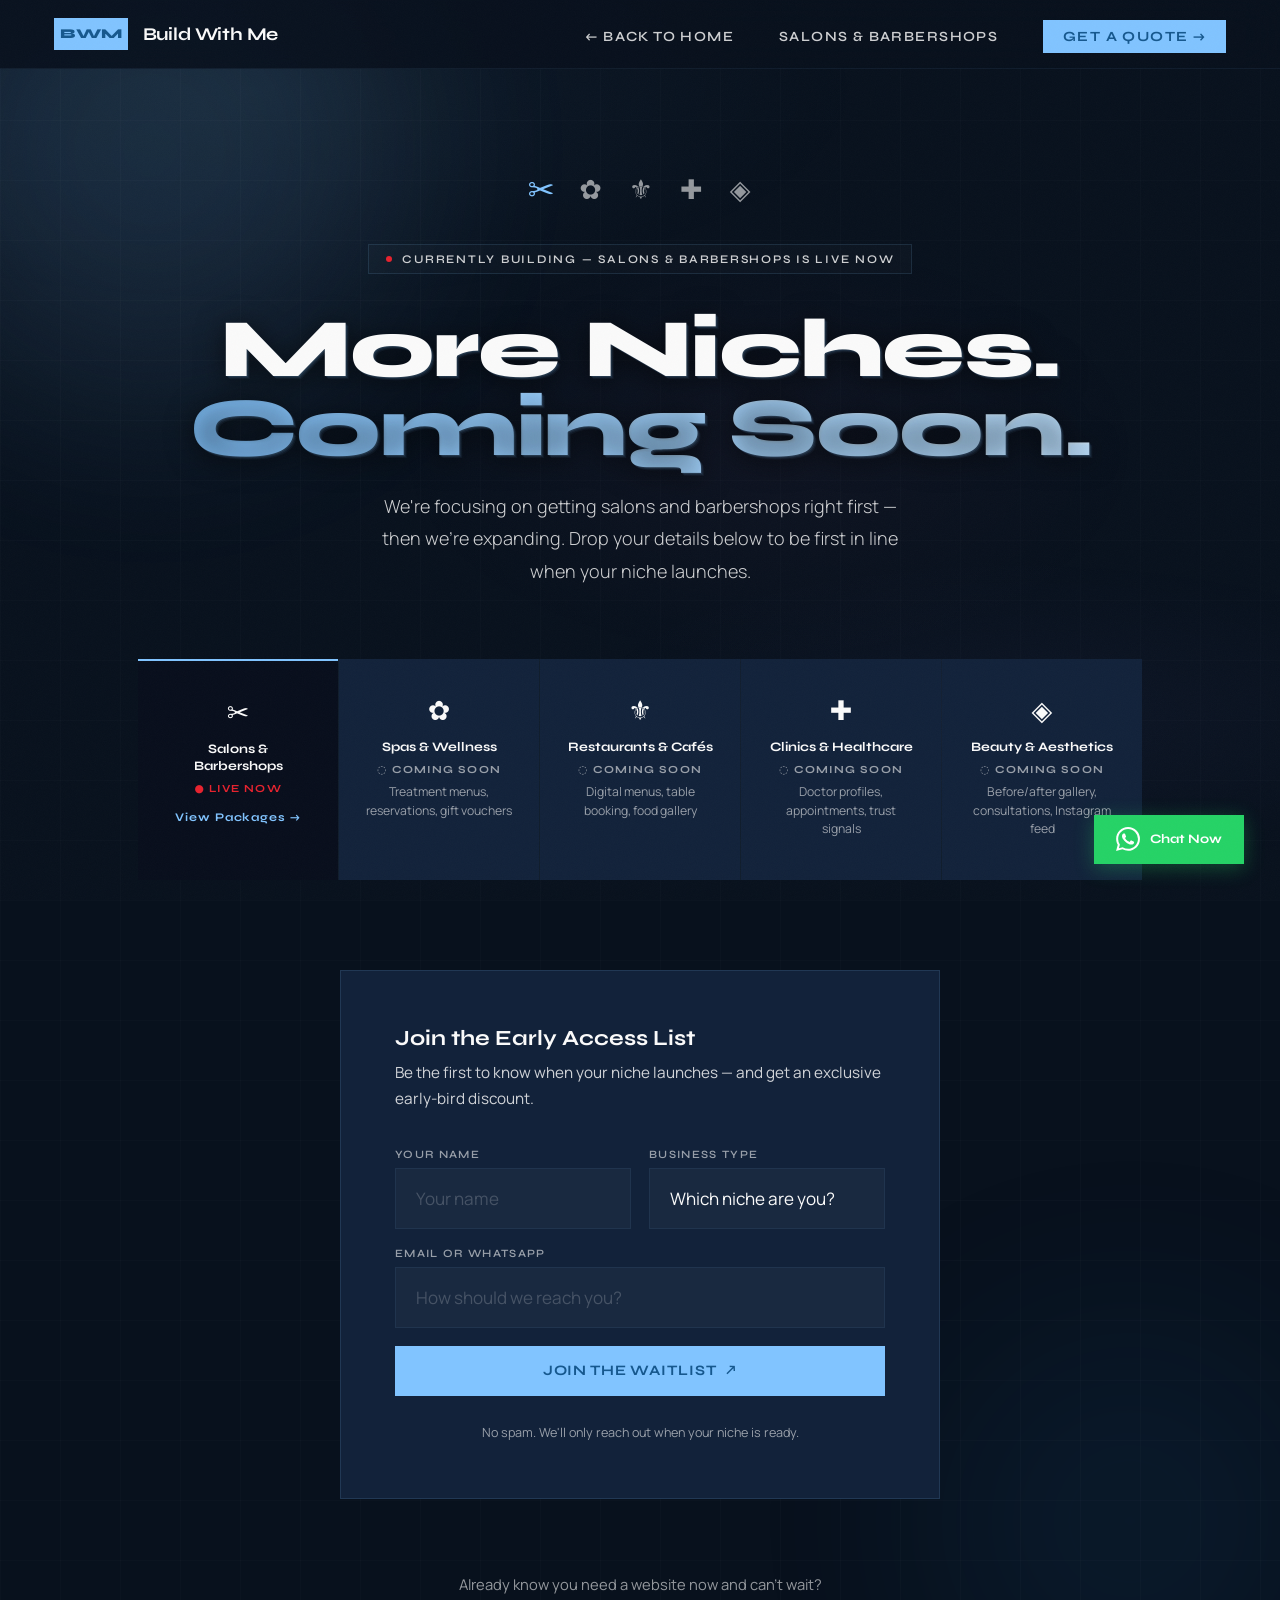
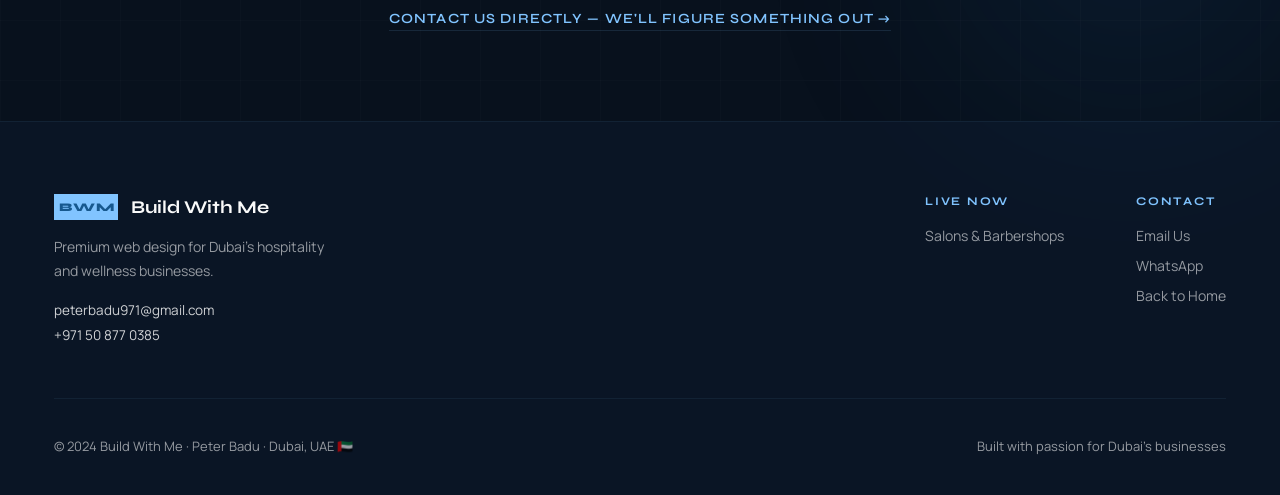
<file: coming-soon.html>
<!DOCTYPE html>
<html lang="en">
<head>
  <meta charset="UTF-8"/>
  <meta name="viewport" content="width=device-width, initial-scale=1.0"/>
  <meta name="description" content="Build With Me – More niche packages coming soon. Join the waitlist to be first in line."/>
  <title>Coming Soon | Build With Me · Dubai</title>
  <link rel="preconnect" href="https://fonts.googleapis.com"/>
  <link rel="preconnect" href="https://fonts.gstatic.com" crossorigin/>
  <link href="https://fonts.googleapis.com/css2?family=Syne:wght@400;600;700;800&family=Manrope:wght@300;400;500;600&display=swap" rel="stylesheet"/>
  <link rel="stylesheet" href="css/style.css"/>
  <link rel="stylesheet" href="css/niche.css"/>
</head>
<body>

  <div class="noise"></div>

  <nav id="navbar">
    <div class="nav-inner">
      <a href="index.html" class="logo">
        <div class="logo-mark"><span>B</span><span>W</span><span>M</span></div>
        <span class="logo-name">Build With Me</span>
      </a>
      <ul class="nav-links">
        <li><a href="index.html">← Back to Home</a></li>
        <li><a href="salon-barbershop.html">Salons & Barbershops</a></li>
        <li><a href="index.html#contact" class="nav-pill">Get a Quote →</a></li>
      </ul>
    </div>
  </nav>

  <!-- COMING SOON HERO -->
  <section class="cs-hero">
    <div class="cs-bg">
      <div class="cs-orb cs-orb1"></div>
      <div class="cs-orb cs-orb2"></div>
      <div class="cs-grid"></div>
    </div>
    <div class="container cs-inner">
      <div class="cs-icon-row">
        <span class="cs-niche-icon active" title="Salons & Barbershops">✂</span>
        <span class="cs-niche-icon" title="Spas & Wellness">✿</span>
        <span class="cs-niche-icon" title="Restaurants & Cafés">⚜</span>
        <span class="cs-niche-icon" title="Clinics & Healthcare">✚</span>
        <span class="cs-niche-icon" title="Beauty & Aesthetics">◈</span>
      </div>
      <div class="cs-badge">
        <div class="tag-pulse"></div>
        <span>Currently building — Salons & Barbershops is live now</span>
      </div>
      <h1>More Niches.<br/><span class="h1-accent">Coming Soon.</span></h1>
      <p class="cs-sub">We're focusing on getting salons and barbershops right first — then we're expanding. Drop your details below to be first in line when your niche launches.</p>

      <!-- NICHES COMING -->
      <div class="cs-niches">
        <div class="cs-niche-card cs-active">
          <div class="csn-icon">✂</div>
          <div class="csn-name">Salons & Barbershops</div>
          <div class="csn-status csn-live">● Live Now</div>
          <a href="salon-barbershop.html" class="csn-link">View Packages →</a>
        </div>
        <div class="cs-niche-card">
          <div class="csn-icon">✿</div>
          <div class="csn-name">Spas & Wellness</div>
          <div class="csn-status">◌ Coming Soon</div>
          <p class="csn-teaser">Treatment menus, reservations, gift vouchers</p>
        </div>
        <div class="cs-niche-card">
          <div class="csn-icon">⚜</div>
          <div class="csn-name">Restaurants & Cafés</div>
          <div class="csn-status">◌ Coming Soon</div>
          <p class="csn-teaser">Digital menus, table booking, food gallery</p>
        </div>
        <div class="cs-niche-card">
          <div class="csn-icon">✚</div>
          <div class="csn-name">Clinics & Healthcare</div>
          <div class="csn-status">◌ Coming Soon</div>
          <p class="csn-teaser">Doctor profiles, appointments, trust signals</p>
        </div>
        <div class="cs-niche-card">
          <div class="csn-icon">◈</div>
          <div class="csn-name">Beauty & Aesthetics</div>
          <div class="csn-status">◌ Coming Soon</div>
          <p class="csn-teaser">Before/after gallery, consultations, Instagram feed</p>
        </div>
      </div>

      <!-- WAITLIST FORM -->
      <div class="cs-waitlist">
        <h3>Join the Early Access List</h3>
        <p>Be the first to know when your niche launches — and get an exclusive early-bird discount.</p>
        <form class="cs-form" action="https://formspree.io/f/xzdwljad" method="POST">
          <input type="hidden" name="_subject" value="Waitlist Request — Build With Me"/>
          <div class="cs-form-row">
            <div class="fg">
              <label>Your Name</label>
              <input type="text" name="name" placeholder="Your name" required/>
            </div>
            <div class="fg">
              <label>Business Type</label>
              <select name="niche">
                <option value="" disabled selected>Which niche are you?</option>
                <option>Spa / Wellness</option>
                <option>Restaurant / Café</option>
                <option>Clinic / Healthcare</option>
                <option>Beauty / Aesthetics</option>
                <option>Other</option>
              </select>
            </div>
          </div>
          <div class="fg">
            <label>Email or WhatsApp</label>
            <input type="text" name="contact" placeholder="How should we reach you?" required/>
          </div>
          <button type="submit" class="btn-main btn-full">Join the Waitlist <span class="btn-arrow">↗</span></button>
          <p class="form-note">No spam. We'll only reach out when your niche is ready.</p>
        </form>
      </div>

      <!-- ALREADY READY? -->
      <div class="cs-alt">
        <p>Already know you need a website now and can't wait?</p>
        <a href="index.html#contact" class="btn-line">Contact us directly — we'll figure something out →</a>
      </div>
    </div>
  </section>

  <!-- FOOTER -->
  <footer>
    <div class="container">
      <div class="footer-top">
        <div class="footer-brand">
          <div class="footer-logo">
            <div class="logo-mark sm"><span>B</span><span>W</span><span>M</span></div>
            <span>Build With Me</span>
          </div>
          <p>Premium web design for Dubai's hospitality and wellness businesses.</p>
          <div class="footer-contact-quick">
            <a href="mailto:peterbadu971@gmail.com">peterbadu971@gmail.com</a>
            <a href="tel:+971508770385">+971 50 877 0385</a>
          </div>
        </div>
        <div class="footer-nav">
          <div class="footer-col">
            <h5>Live Now</h5>
            <a href="salon-barbershop.html">Salons & Barbershops</a>
          </div>
          <div class="footer-col">
            <h5>Contact</h5>
            <a href="mailto:peterbadu971@gmail.com">Email Us</a>
            <a href="https://wa.me/971508770385">WhatsApp</a>
            <a href="index.html">Back to Home</a>
          </div>
        </div>
      </div>
      <div class="footer-bottom">
        <p>© 2024 Build With Me · Peter Badu · Dubai, UAE 🇦🇪</p>
        <p>Built with passion for Dubai's businesses</p>
      </div>
    </div>
  </footer>

  <a href="https://wa.me/971508770385" class="wa-float" target="_blank" rel="noopener" aria-label="Chat on WhatsApp">
    <svg viewBox="0 0 24 24" fill="currentColor" width="24" height="24"><path d="M17.472 14.382c-.297-.149-1.758-.867-2.03-.967-.273-.099-.471-.148-.67.15-.197.297-.767.966-.94 1.164-.173.199-.347.223-.644.075-.297-.15-1.255-.463-2.39-1.475-.883-.788-1.48-1.761-1.653-2.059-.173-.297-.018-.458.13-.606.134-.133.298-.347.446-.52.149-.174.198-.298.298-.497.099-.198.05-.371-.025-.52-.075-.149-.669-1.612-.916-2.207-.242-.579-.487-.5-.669-.51-.173-.008-.371-.01-.57-.01-.198 0-.52.074-.792.372-.272.297-1.04 1.016-1.04 2.479 0 1.462 1.065 2.875 1.213 3.074.149.198 2.096 3.2 5.077 4.487.709.306 1.262.489 1.694.625.712.227 1.36.195 1.871.118.571-.085 1.758-.719 2.006-1.413.248-.694.248-1.289.173-1.413-.074-.124-.272-.198-.57-.347m-5.421 7.403h-.004a9.87 9.87 0 01-5.031-1.378l-.361-.214-3.741.982.998-3.648-.235-.374a9.86 9.86 0 01-1.51-5.26c.001-5.45 4.436-9.884 9.888-9.884 2.64 0 5.122 1.03 6.988 2.898a9.825 9.825 0 012.893 6.994c-.003 5.45-4.437 9.884-9.885 9.884m8.413-18.297A11.815 11.815 0 0012.05 0C5.495 0 .16 5.335.157 11.892c0 2.096.547 4.142 1.588 5.945L.057 24l6.305-1.654a11.882 11.882 0 005.683 1.448h.005c6.554 0 11.89-5.335 11.893-11.893a11.821 11.821 0 00-3.48-8.413z"/></svg>
    <span>Chat Now</span>
  </a>

  <script src="js/main.js"></script>
</body>
</html>
</file>
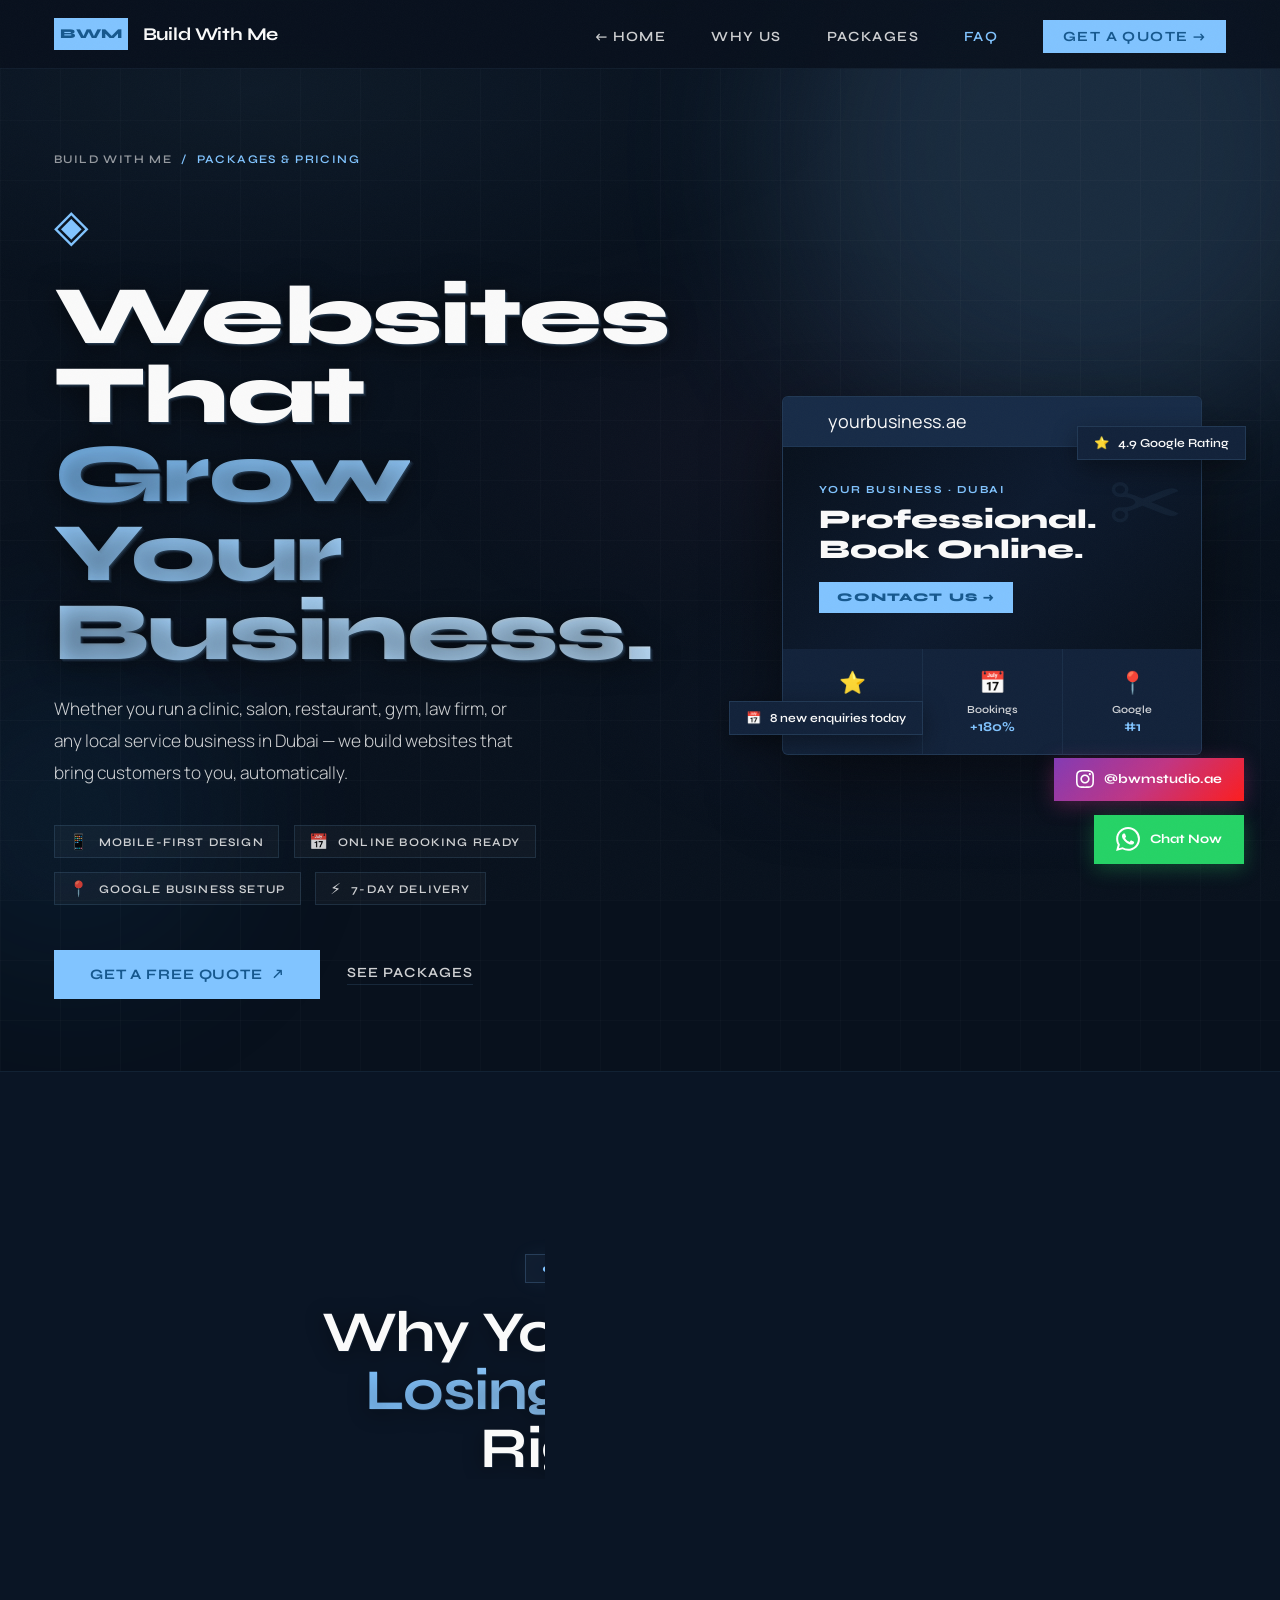
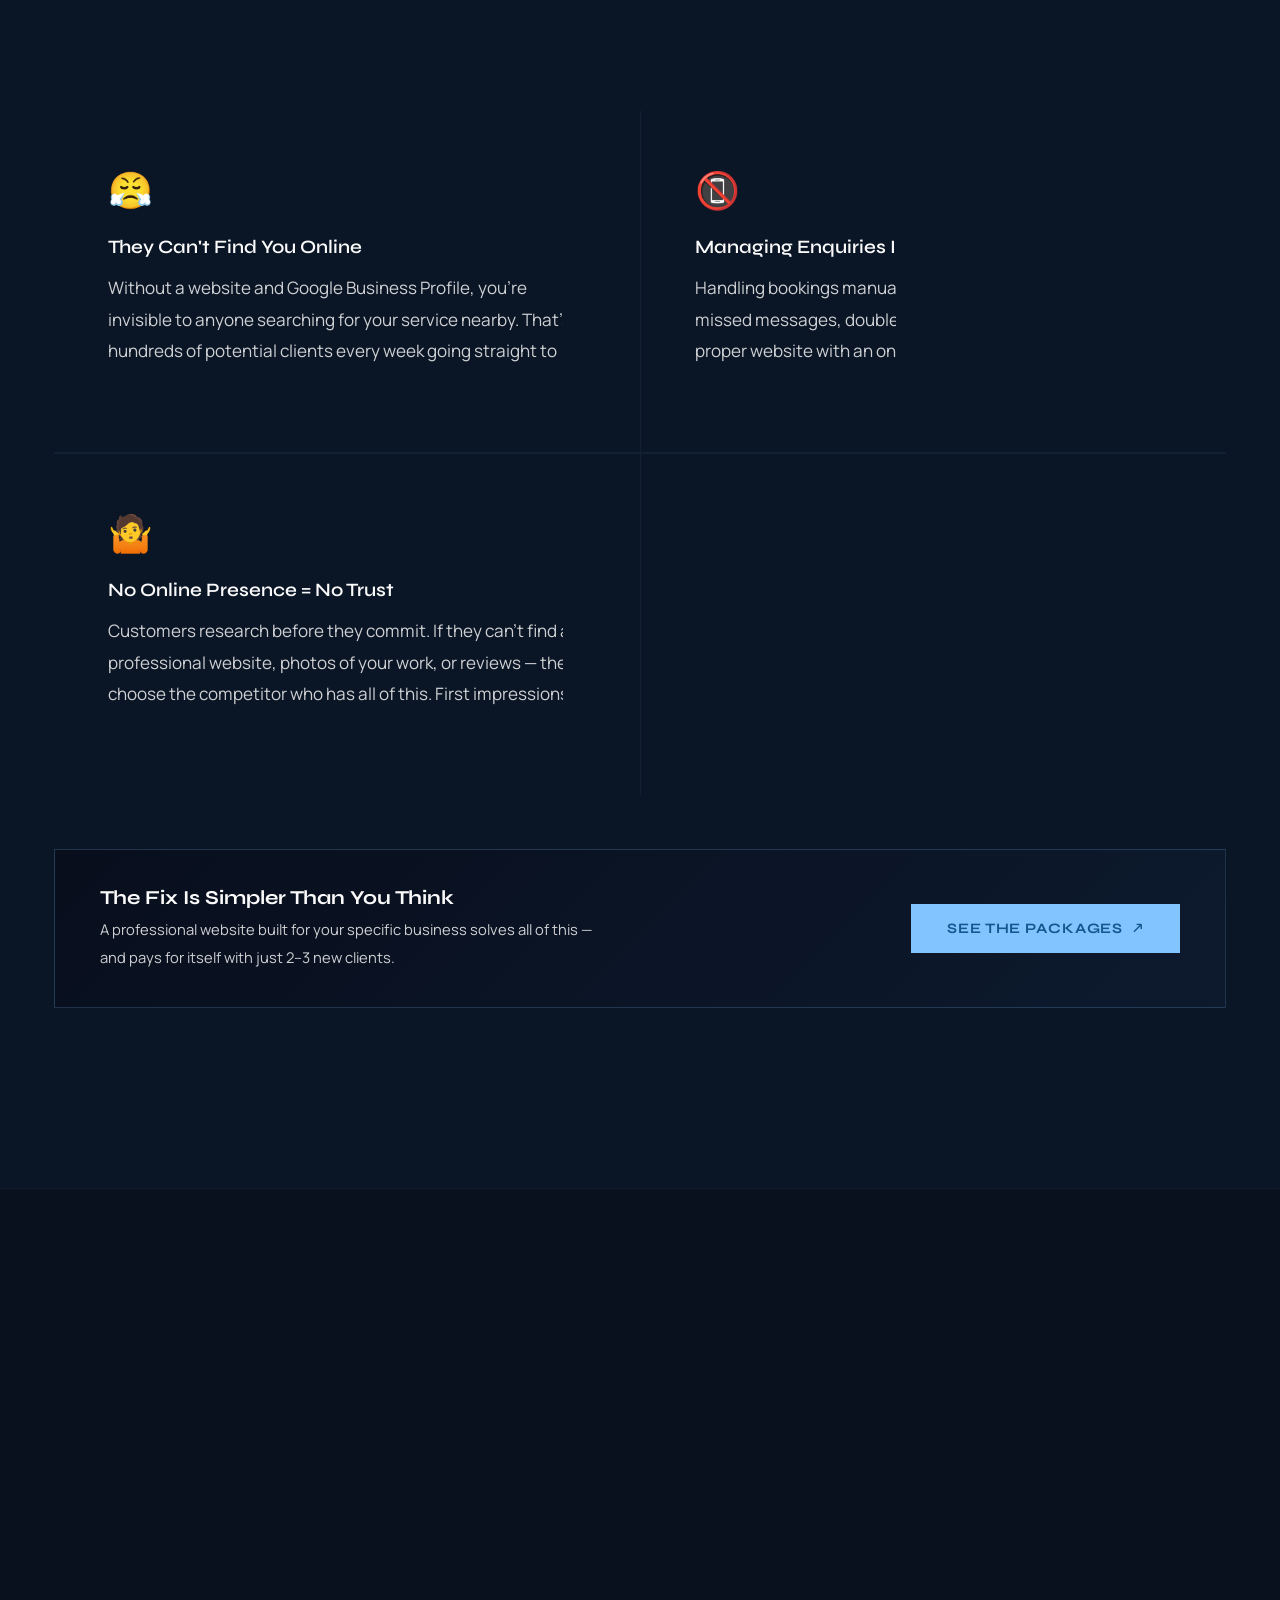
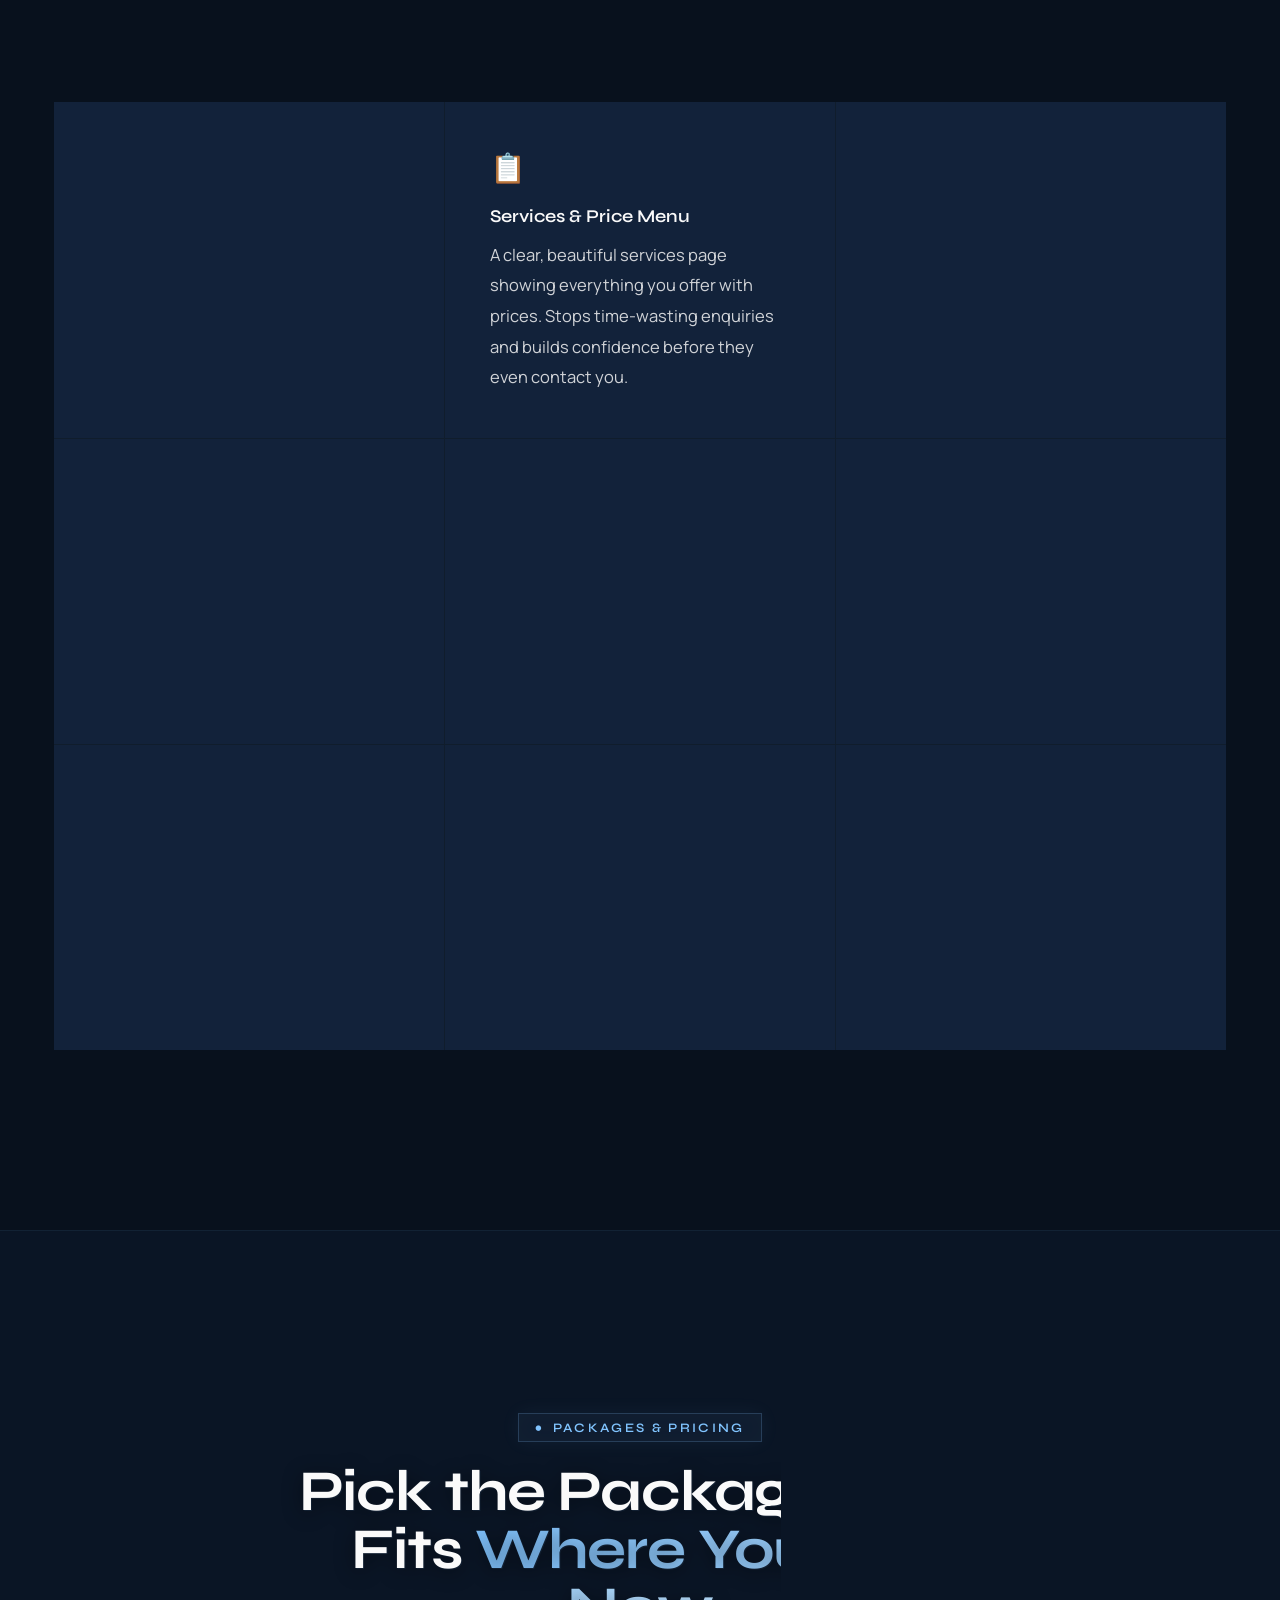
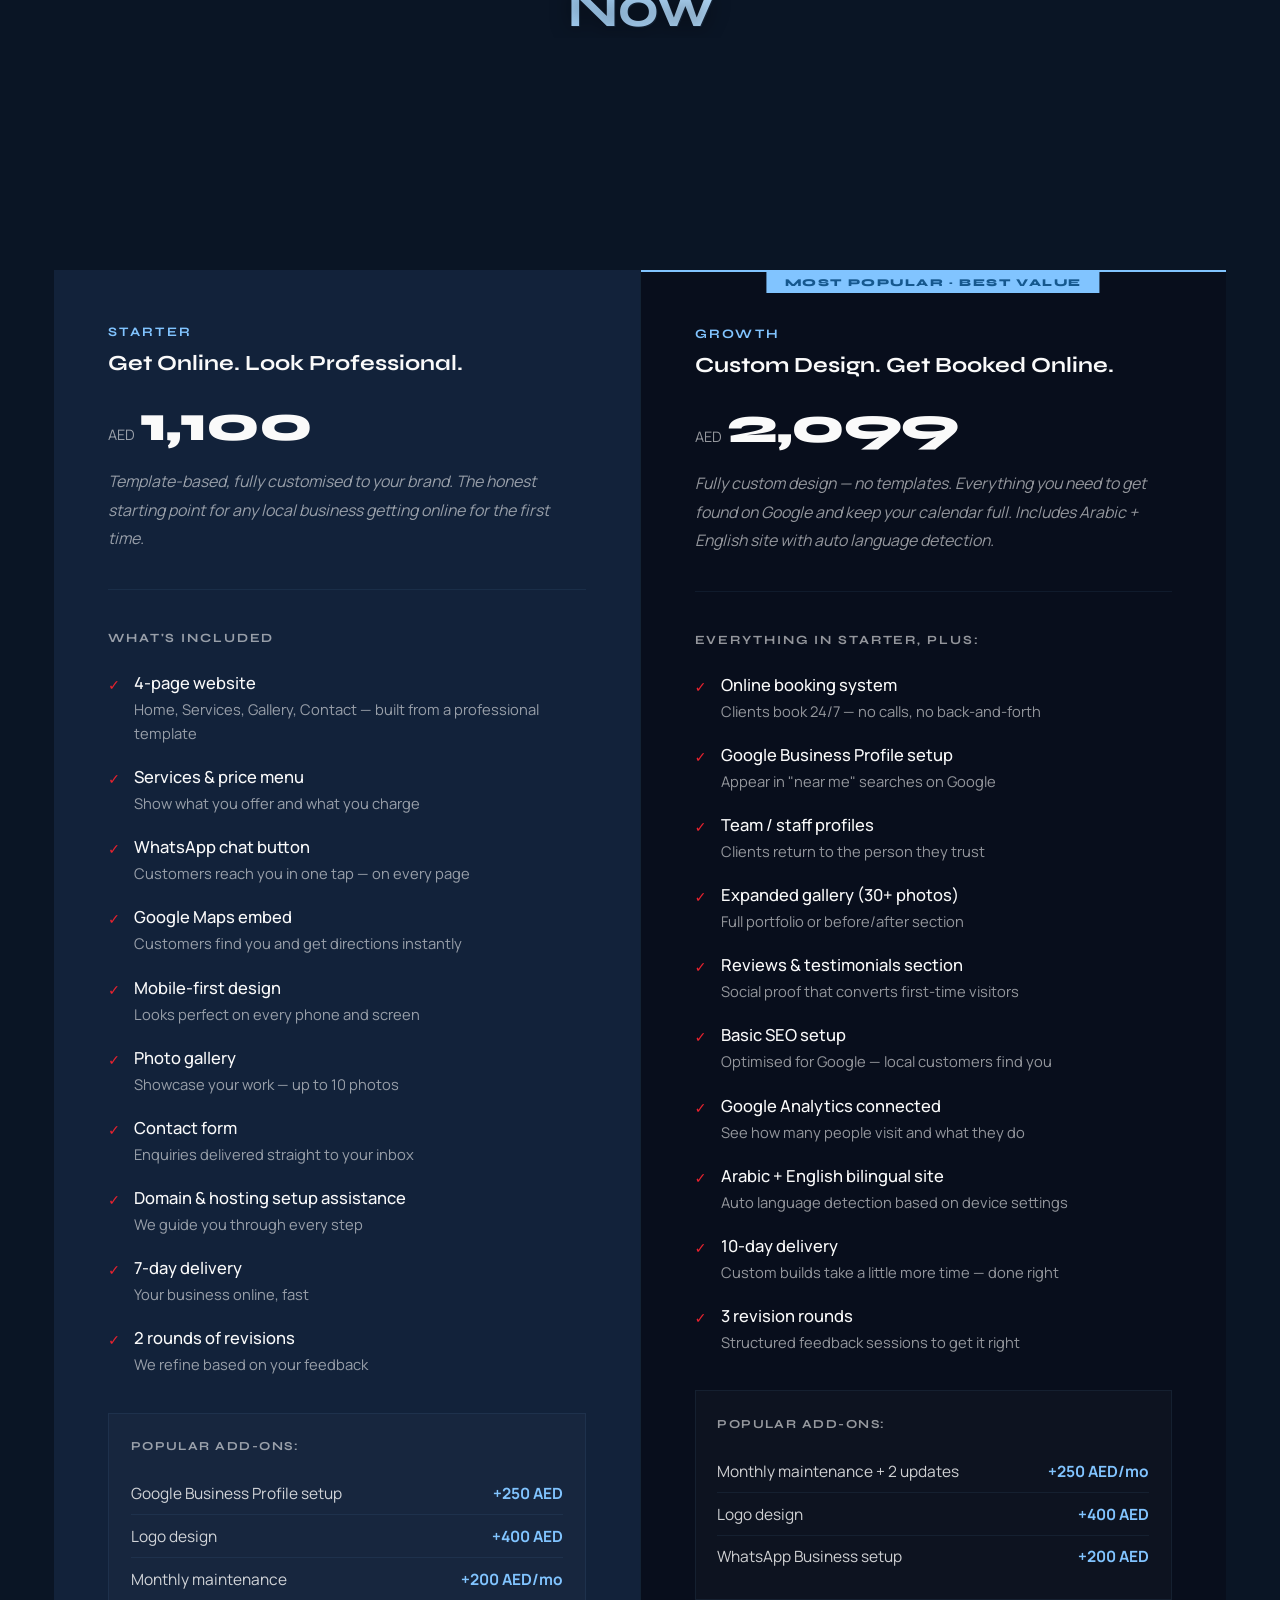
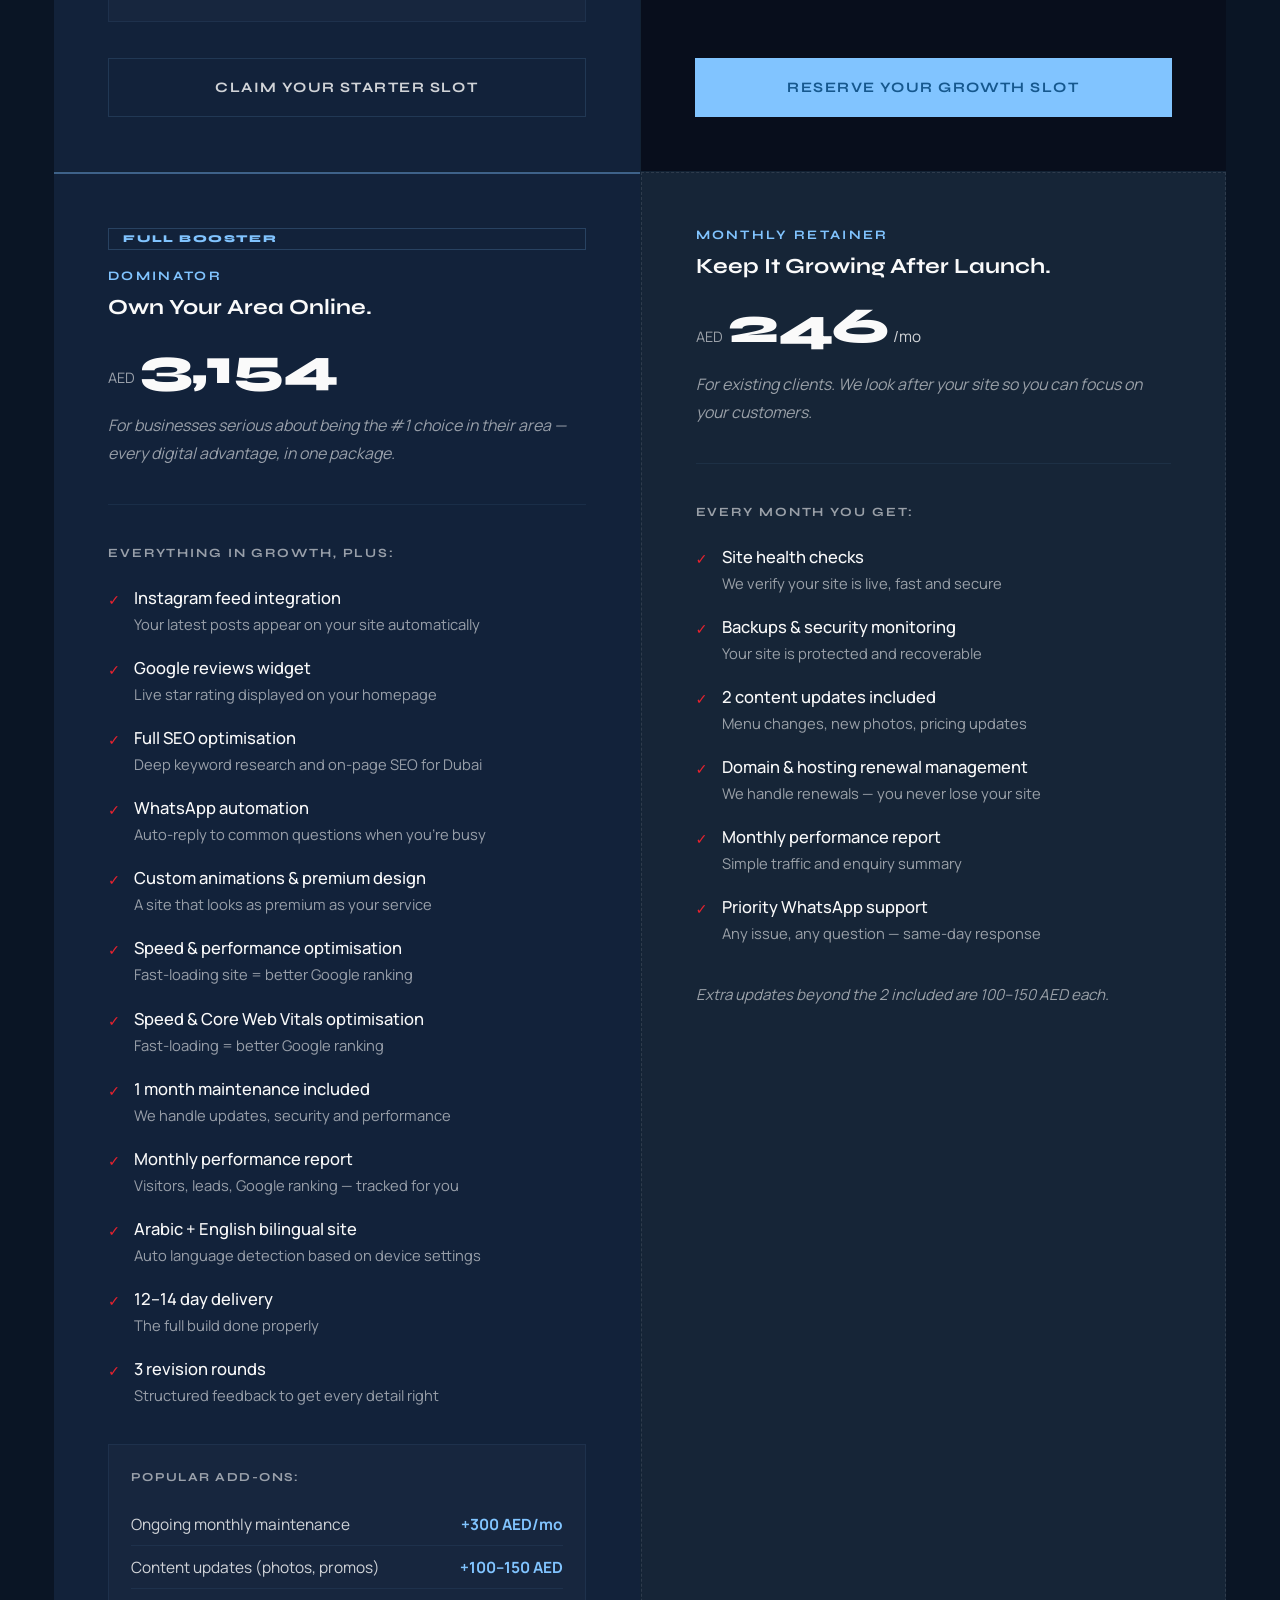
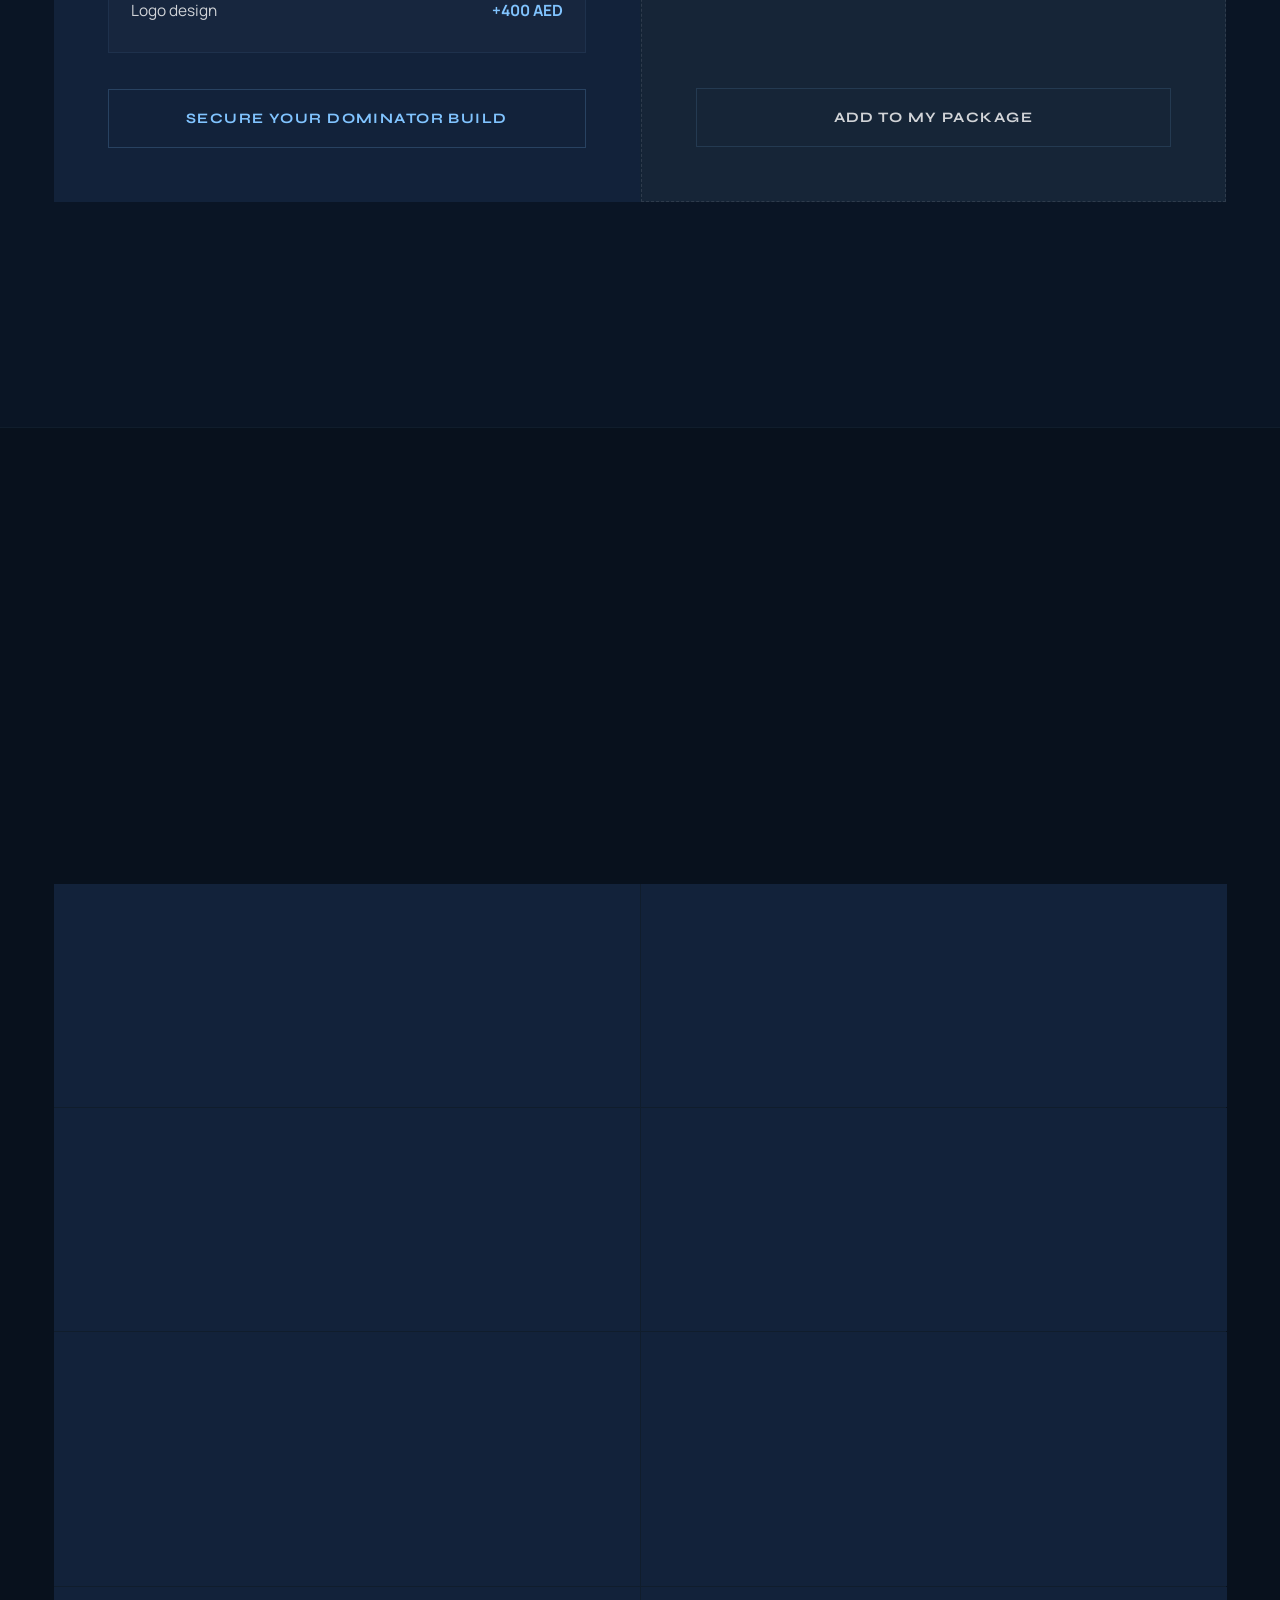
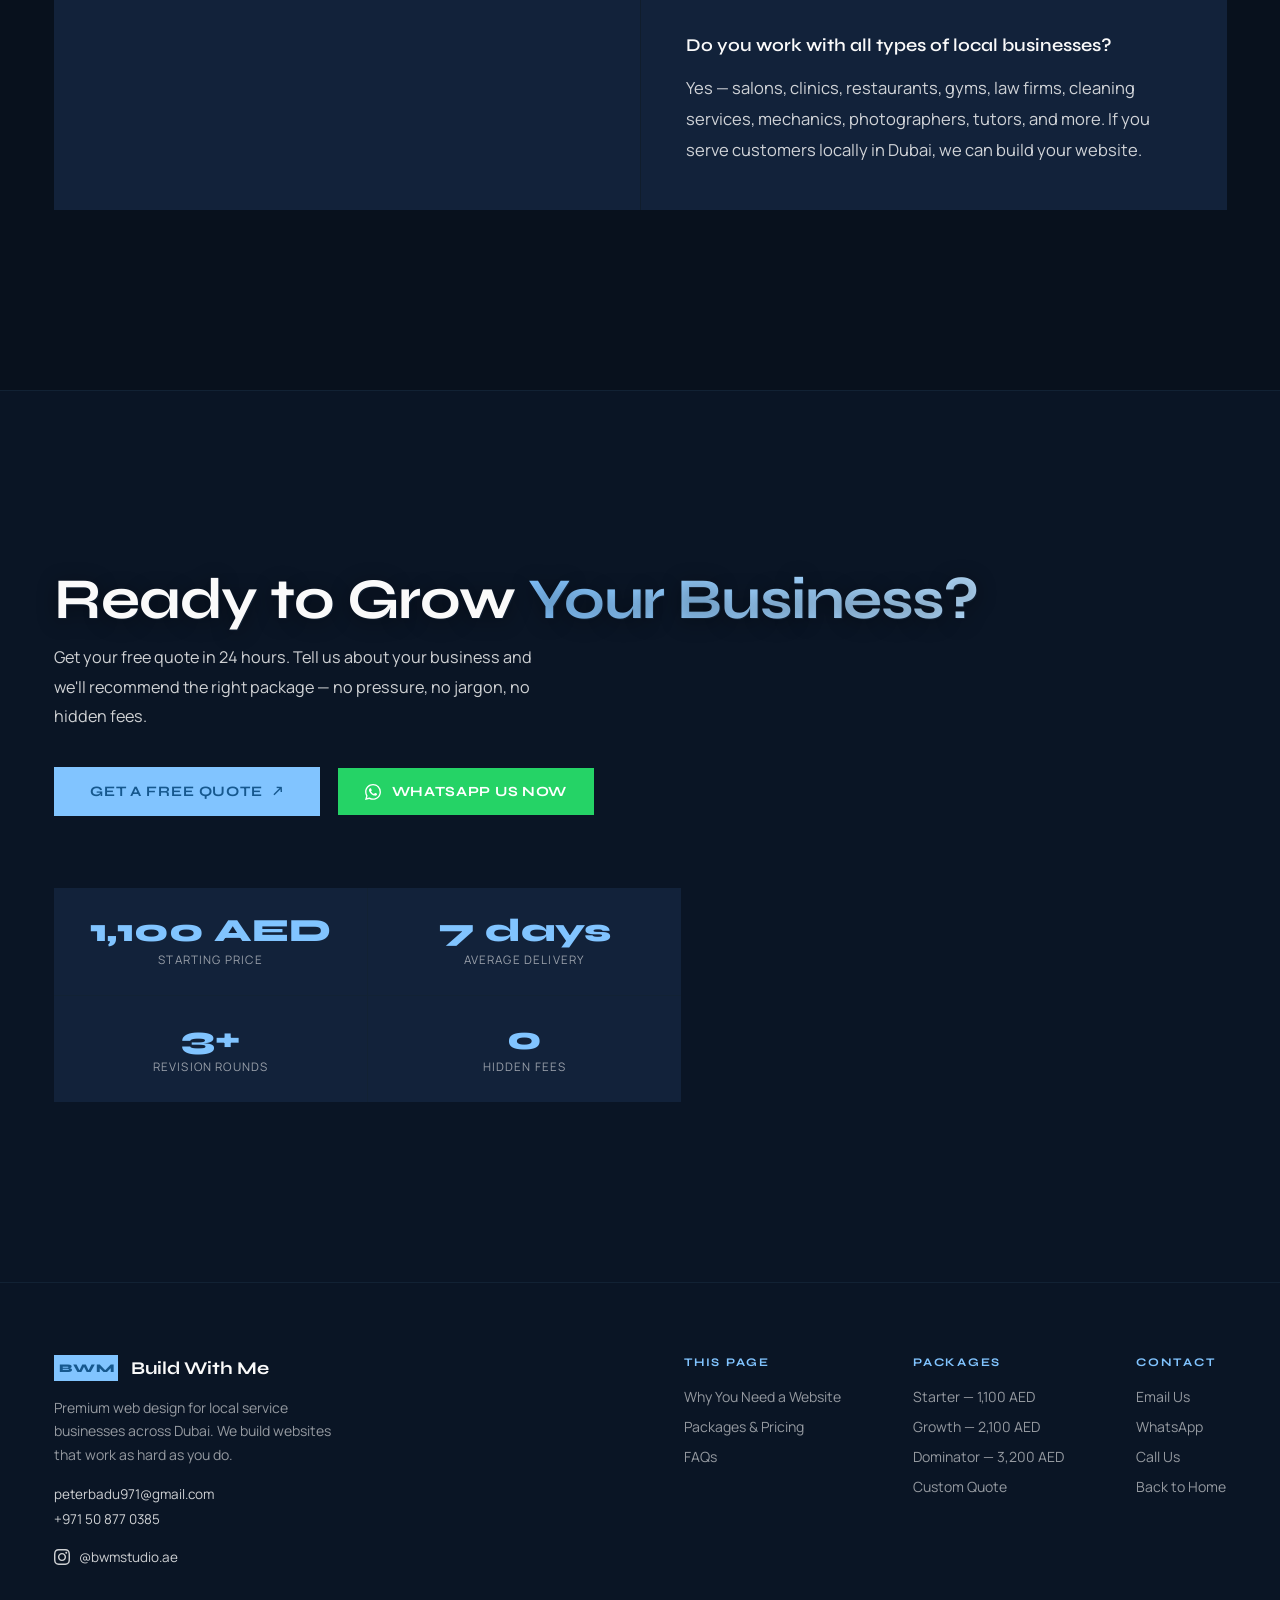
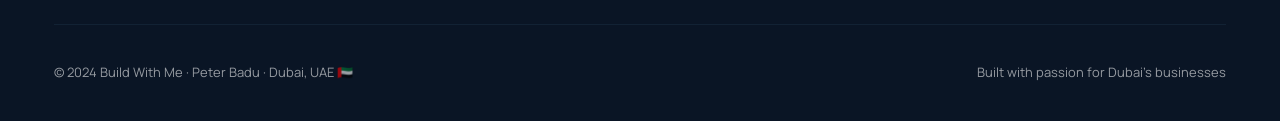
<file: salon-barbershop.html>
<!DOCTYPE html>
<html lang="en">
<head>
  <meta charset="UTF-8"/>
  <meta name="viewport" content="width=device-width, initial-scale=1.0"/>
  <meta name="description" content="Build With Me – Professional website packages for local service businesses in Dubai. Starting from 850 AED. Live in 7 days."/>
  <title>Packages & Pricing | Build With Me · Dubai</title>
  <link rel="preconnect" href="https://fonts.googleapis.com"/>
  <link rel="preconnect" href="https://fonts.gstatic.com" crossorigin/>
  <link href="https://fonts.googleapis.com/css2?family=Syne:wght@400;600;700;800&family=Manrope:wght@300;400;500;600&display=swap" rel="stylesheet"/>
  <link rel="stylesheet" href="css/style.css"/>
  <link rel="stylesheet" href="css/niche.css"/>
  <link rel="icon" type="image/svg+xml" href="favicon.svg"/>
</head>
<body>

  <div class="noise"></div>

  <!-- NAV -->
  <nav id="navbar">
    <div class="nav-inner">
      <a href="index.html" class="logo">
        <div class="logo-mark"><span>B</span><span>W</span><span>M</span></div>
        <span class="logo-name">Build With Me</span>
      </a>
      <button class="nav-toggle" id="navToggle" aria-label="Menu"><span></span><span></span></button>
      <ul class="nav-links" id="navLinks">
        <li><a href="index.html">← Home</a></li>
        <li><a href="#why">Why Us</a></li>
        <li><a href="#packages">Packages</a></li>
        <li><a href="#faq">FAQ</a></li>
        <li><a href="index.html#contact" class="nav-pill">Get a Quote →</a></li>
      </ul>
    </div>
  </nav>

  <!-- HERO -->
  <section class="niche-hero">
    <div class="nh-bg">
      <div class="nh-orb nh-orb1"></div>
      <div class="nh-orb nh-orb2"></div>
      <div class="nh-grid"></div>
    </div>
    <div class="container niche-hero-inner">
      <div class="nh-left">
        <div class="nh-breadcrumb">
          <a href="index.html">Build With Me</a>
          <span>/</span>
          <span>Packages & Pricing</span>
        </div>
        <div class="nh-icon-large">◈</div>
        <h1>Websites That<br/><span class="h1-accent">Grow Your Business.</span></h1>
        <p class="nh-sub">Whether you run a clinic, salon, restaurant, gym, law firm, or any local service business in Dubai — we build websites that bring customers to you, automatically.</p>
        <div class="nh-trust">
          <div class="nh-trust-item"><span class="nh-trust-icon">📱</span> Mobile-first design</div>
          <div class="nh-trust-item"><span class="nh-trust-icon">📅</span> Online booking ready</div>
          <div class="nh-trust-item"><span class="nh-trust-icon">📍</span> Google Business setup</div>
          <div class="nh-trust-item"><span class="nh-trust-icon">⚡</span> 7-day delivery</div>
        </div>
        <div class="nh-btns">
          <a href="index.html#contact" class="btn-main">Get a Free Quote <span class="btn-arrow">↗</span></a>
          <a href="#packages" class="btn-line">See Packages</a>
        </div>
      </div>
      <div class="nh-right">
        <div class="nh-preview">
          <div class="nh-preview-bar">
            <span class="mockup-dot red"></span>
            <span class="mockup-dot yellow"></span>
            <span class="mockup-dot green"></span>
            <div class="mockup-url">yourbusiness.ae</div>
          </div>
          <div class="nh-preview-screen">
            <div class="nh-prev-hero">
              <div class="nh-prev-tag">Your Business · Dubai</div>
              <div class="nh-prev-title">Professional.<br/>Book Online.</div>
              <div class="nh-prev-cta">Contact Us →</div>
            </div>
            <div class="nh-prev-cards">
              <div class="nh-prev-card">
                <div class="nhpc-icon">⭐</div>
                <div class="nhpc-label">Reviews</div>
                <div class="nhpc-price">4.9★</div>
              </div>
              <div class="nh-prev-card">
                <div class="nhpc-icon">📅</div>
                <div class="nhpc-label">Bookings</div>
                <div class="nhpc-price">+180%</div>
              </div>
              <div class="nh-prev-card">
                <div class="nhpc-icon">📍</div>
                <div class="nhpc-label">Google</div>
                <div class="nhpc-price">#1</div>
              </div>
            </div>
          </div>
        </div>
        <div class="nh-badge nb1"><span>📅</span> 8 new enquiries today</div>
        <div class="nh-badge nb2"><span>⭐</span> 4.9 Google Rating</div>
      </div>
    </div>
  </section>

  <!-- WHY -->
  <section class="niche-why" id="why">
    <div class="container">
      <div class="section-head">
        <div class="section-chip">The Real Problem</div>
        <h2>Why Your Business Is <span class="accent">Losing Customers</span> Right Now</h2>
        <p>If a potential client searches for your service in Dubai and can't find you online — they go to your competitor. Every single time.</p>
      </div>
      <div class="pain-grid">
        <div class="pain-card">
          <div class="pain-icon">😤</div>
          <h4>They Can't Find You Online</h4>
          <p>Without a website and Google Business Profile, you're invisible to anyone searching for your service nearby. That's hundreds of potential clients every week going straight to your competitors.</p>
        </div>
        <div class="pain-card">
          <div class="pain-icon">📵</div>
          <h4>Managing Enquiries Is Chaos</h4>
          <p>Handling bookings manually through WhatsApp means missed messages, double-bookings and wasted time. A proper website with an online booking system handles this automatically — even at 2am.</p>
        </div>
        <div class="pain-card">
          <div class="pain-icon">🤷</div>
          <h4>No Online Presence = No Trust</h4>
          <p>Customers research before they commit. If they can't find a professional website, photos of your work, or reviews — they choose the competitor who has all of this. First impressions happen online now.</p>
        </div>
        <div class="pain-card">
          <div class="pain-icon">💸</div>
          <h4>You're Leaving Money on the Table</h4>
          <p>Every visitor who lands on your page but can't book, can't see prices, or doesn't feel confident — leaves. Each one of those is a lost client worth hundreds of AED in lifetime value.</p>
        </div>
      </div>
      <div class="solution-banner">
        <div class="sb-left">
          <h3>The Fix Is Simpler Than You Think</h3>
          <p>A professional website built for your specific business solves all of this — and pays for itself with just 2–3 new clients.</p>
        </div>
        <a href="#packages" class="btn-main">See the Packages <span class="btn-arrow">↗</span></a>
      </div>
    </div>
  </section>

  <!-- WHAT WE INCLUDE -->
  <section class="niche-features">
    <div class="container">
      <div class="section-head">
        <div class="section-chip">What's Included</div>
        <h2>Every Feature Your Business <span class="accent">Actually Needs</span></h2>
      </div>
      <div class="features-grid">
        <div class="feat-card">
          <div class="feat-icon">📅</div>
          <h4>Online Booking System</h4>
          <p>Clients book their own appointments or request services 24/7 — no phone calls, no WhatsApp back-and-forth. You get notified and it's done.</p>
        </div>
        <div class="feat-card">
          <div class="feat-icon">📋</div>
          <h4>Services & Price Menu</h4>
          <p>A clear, beautiful services page showing everything you offer with prices. Stops time-wasting enquiries and builds confidence before they even contact you.</p>
        </div>
        <div class="feat-card">
          <div class="feat-icon">👥</div>
          <h4>Team / Staff Profiles</h4>
          <p>Let clients choose who they work with. Builds loyalty and repeat business — people return to the person they trust.</p>
        </div>
        <div class="feat-card">
          <div class="feat-icon">📸</div>
          <h4>Portfolio / Gallery</h4>
          <p>Showcase your best work, products or results. A strong visual gallery is the single biggest trust builder for any local business website.</p>
        </div>
        <div class="feat-card">
          <div class="feat-icon">📍</div>
          <h4>Google Business Profile Setup</h4>
          <p>We set up and optimise your Google Business listing so you appear in "near me" searches with your hours, photos and reviews visible.</p>
        </div>
        <div class="feat-card">
          <div class="feat-icon">💬</div>
          <h4>WhatsApp Floating Button</h4>
          <p>A permanent WhatsApp chat button on every page. One tap and the client is messaging you directly — works on every phone, no app needed.</p>
        </div>
        <div class="feat-card">
          <div class="feat-icon">⭐</div>
          <h4>Google Reviews Widget</h4>
          <p>Display your real Google reviews on your website automatically. Social proof that builds instant trust with new visitors who don't know you yet.</p>
        </div>
        <div class="feat-card">
          <div class="feat-icon">📱</div>
          <h4>Instagram Feed Integration</h4>
          <p>Your latest Instagram posts appear on your website automatically. Fresh content every time without touching the site.</p>
        </div>
        <div class="feat-card">
          <div class="feat-icon">📊</div>
          <h4>Monthly Performance Report</h4>
          <p>Every month we send a clear report — visitors, enquiries clicked, where they came from. You see exactly what's working.</p>
        </div>
      </div>
    </div>
  </section>

  <!-- PACKAGES -->
  <section class="niche-packages" id="packages">
    <div class="container">
      <div class="section-head">
        <div class="section-chip">Packages & Pricing</div>
        <h2>Pick the Package That Fits <span class="accent">Where You Are Now</span></h2>
        <p>Start where you are. Upgrade when you're ready. Every package is built to grow your business — not just give you a website.</p>
      </div>

      <div class="salon-pkg-grid">

        <!-- STARTER -->
        <div class="salon-pkg">
          <div class="spkg-header">
            <div class="spkg-name">Starter</div>
            <div class="spkg-tagline">Get Online. Look Professional.</div>
            <div class="spkg-price">
              <span class="spkg-aed">AED</span>
              <span class="spkg-num">1,100</span>
            </div>
            <p class="spkg-ideal">Template-based, fully customised to your brand. The honest starting point for any local business getting online for the first time.</p>
          </div>
          <div class="spkg-body">
            <p class="spkg-section-title">What's Included</p>
            <ul class="spkg-list">
              <li><i>✓</i><div><strong>4-page website</strong><span>Home, Services, Gallery, Contact — built from a professional template</span></div></li>
              <li><i>✓</i><div><strong>Services & price menu</strong><span>Show what you offer and what you charge</span></div></li>
              <li><i>✓</i><div><strong>WhatsApp chat button</strong><span>Customers reach you in one tap — on every page</span></div></li>
              <li><i>✓</i><div><strong>Google Maps embed</strong><span>Customers find you and get directions instantly</span></div></li>
              <li><i>✓</i><div><strong>Mobile-first design</strong><span>Looks perfect on every phone and screen</span></div></li>
              <li><i>✓</i><div><strong>Photo gallery</strong><span>Showcase your work — up to 10 photos</span></div></li>
              <li><i>✓</i><div><strong>Contact form</strong><span>Enquiries delivered straight to your inbox</span></div></li>
              <li><i>✓</i><div><strong>Domain & hosting setup assistance</strong><span>We guide you through every step</span></div></li>
              <li><i>✓</i><div><strong>7-day delivery</strong><span>Your business online, fast</span></div></li>
              <li><i>✓</i><div><strong>2 rounds of revisions</strong><span>We refine based on your feedback</span></div></li>
            </ul>
            <div class="spkg-addons">
              <p>Popular add-ons:</p>
              <div class="spkg-addon-row"><span>Google Business Profile setup</span><strong>+250 AED</strong></div>
              <div class="spkg-addon-row"><span>Logo design</span><strong>+400 AED</strong></div>
              <div class="spkg-addon-row"><span>Monthly maintenance</span><strong>+200 AED/mo</strong></div>
            </div>
          </div>
          <a href="index.html#contact" class="spkg-cta">Claim Your Starter Slot</a>
        </div>

        <!-- GROWTH — FEATURED -->
        <div class="salon-pkg salon-pkg-featured">
          <div class="spkg-popular">Most Popular · Best Value</div>
          <div class="spkg-header">
            <div class="spkg-name">Growth</div>
            <div class="spkg-tagline">Custom Design. Get Booked Online.</div>
            <div class="spkg-price">
              <span class="spkg-aed">AED</span>
              <span class="spkg-num">2,100</span>
            </div>
            <p class="spkg-ideal">Fully custom design — no templates. Everything you need to get found on Google and keep your calendar full. Includes Arabic + English site with auto language detection.</p>
          </div>
          <div class="spkg-body">
            <p class="spkg-section-title">Everything in Starter, plus:</p>
            <ul class="spkg-list">
              <li><i>✓</i><div><strong>Online booking system</strong><span>Clients book 24/7 — no calls, no back-and-forth</span></div></li>
              <li><i>✓</i><div><strong>Google Business Profile setup</strong><span>Appear in "near me" searches on Google</span></div></li>
              <li><i>✓</i><div><strong>Team / staff profiles</strong><span>Clients return to the person they trust</span></div></li>
              <li><i>✓</i><div><strong>Expanded gallery (30+ photos)</strong><span>Full portfolio or before/after section</span></div></li>
              <li><i>✓</i><div><strong>Reviews & testimonials section</strong><span>Social proof that converts first-time visitors</span></div></li>
              <li><i>✓</i><div><strong>Basic SEO setup</strong><span>Optimised for Google — local customers find you</span></div></li>
              <li><i>✓</i><div><strong>Google Analytics connected</strong><span>See how many people visit and what they do</span></div></li>
              <li><i>✓</i><div><strong>Arabic + English bilingual site</strong><span>Auto language detection based on device settings</span></div></li>
              <li><i>✓</i><div><strong>10-day delivery</strong><span>Custom builds take a little more time — done right</span></div></li>
              <li><i>✓</i><div><strong>3 revision rounds</strong><span>Structured feedback sessions to get it right</span></div></li>
            </ul>
            <div class="spkg-addons">
              <p>Popular add-ons:</p>
              <div class="spkg-addon-row"><span>Monthly maintenance + 2 updates</span><strong>+250 AED/mo</strong></div>
              <div class="spkg-addon-row"><span>Logo design</span><strong>+400 AED</strong></div>
              <div class="spkg-addon-row"><span>WhatsApp Business setup</span><strong>+200 AED</strong></div>
            </div>
          </div>
          <a href="index.html#contact" class="spkg-cta spkg-cta-featured">Reserve Your Growth Slot</a>
        </div>

        <!-- DOMINATOR -->
        <div class="salon-pkg salon-pkg-premium">
          <div class="spkg-badge-premium">Full Booster</div>
          <div class="spkg-header">
            <div class="spkg-name">Dominator</div>
            <div class="spkg-tagline">Own Your Area Online.</div>
            <div class="spkg-price">
              <span class="spkg-aed">AED</span>
              <span class="spkg-num">3,200</span>
            </div>
            <p class="spkg-ideal">For businesses serious about being the #1 choice in their area — every digital advantage, in one package.</p>
          </div>
          <div class="spkg-body">
            <p class="spkg-section-title">Everything in Growth, plus:</p>
            <ul class="spkg-list">
              <li><i>✓</i><div><strong>Instagram feed integration</strong><span>Your latest posts appear on your site automatically</span></div></li>
              <li><i>✓</i><div><strong>Google reviews widget</strong><span>Live star rating displayed on your homepage</span></div></li>
              <li><i>✓</i><div><strong>Full SEO optimisation</strong><span>Deep keyword research and on-page SEO for Dubai</span></div></li>
              <li><i>✓</i><div><strong>WhatsApp automation</strong><span>Auto-reply to common questions when you're busy</span></div></li>
              <li><i>✓</i><div><strong>Custom animations & premium design</strong><span>A site that looks as premium as your service</span></div></li>
              <li><i>✓</i><div><strong>Speed & performance optimisation</strong><span>Fast-loading site = better Google ranking</span></div></li>
              <li><i>✓</i><div><strong>Speed & Core Web Vitals optimisation</strong><span>Fast-loading = better Google ranking</span></div></li>
              <li><i>✓</i><div><strong>1 month maintenance included</strong><span>We handle updates, security and performance</span></div></li>
              <li><i>✓</i><div><strong>Monthly performance report</strong><span>Visitors, leads, Google ranking — tracked for you</span></div></li>
              <li><i>✓</i><div><strong>Arabic + English bilingual site</strong><span>Auto language detection based on device settings</span></div></li>
              <li><i>✓</i><div><strong>12–14 day delivery</strong><span>The full build done properly</span></div></li>
              <li><i>✓</i><div><strong>3 revision rounds</strong><span>Structured feedback to get every detail right</span></div></li>
            </ul>
            <div class="spkg-addons">
              <p>Popular add-ons:</p>
              <div class="spkg-addon-row"><span>Ongoing monthly maintenance</span><strong>+300 AED/mo</strong></div>
              <div class="spkg-addon-row"><span>Content updates (photos, promos)</span><strong>+100–150 AED</strong></div>
              <div class="spkg-addon-row"><span>Logo design</span><strong>+400 AED</strong></div>
            </div>
          </div>
          <a href="index.html#contact" class="spkg-cta spkg-cta-premium">Secure Your Dominator Build</a>
        </div>

        <!-- MONTHLY RETAINER -->
        <div class="salon-pkg salon-pkg-retainer">
          <div class="spkg-header">
            <div class="spkg-name">Monthly Retainer</div>
            <div class="spkg-tagline">Keep It Growing After Launch.</div>
            <div class="spkg-price">
              <span class="spkg-aed">AED</span>
              <span class="spkg-num">250</span>
              <span class="spkg-mo">/mo</span>
            </div>
            <p class="spkg-ideal">For existing clients. We look after your site so you can focus on your customers.</p>
          </div>
          <div class="spkg-body">
            <p class="spkg-section-title">Every Month You Get:</p>
            <ul class="spkg-list">
              <li><i>✓</i><div><strong>Site health checks</strong><span>We verify your site is live, fast and secure</span></div></li>
              <li><i>✓</i><div><strong>Backups & security monitoring</strong><span>Your site is protected and recoverable</span></div></li>
              <li><i>✓</i><div><strong>2 content updates included</strong><span>Menu changes, new photos, pricing updates</span></div></li>
              <li><i>✓</i><div><strong>Domain & hosting renewal management</strong><span>We handle renewals — you never lose your site</span></div></li>
              <li><i>✓</i><div><strong>Monthly performance report</strong><span>Simple traffic and enquiry summary</span></div></li>
              <li><i>✓</i><div><strong>Priority WhatsApp support</strong><span>Any issue, any question — same-day response</span></div></li>
            </ul>
            <div class="spkg-note">Extra updates beyond the 2 included are 100–150 AED each.</div>
          </div>
          <a href="index.html#contact" class="spkg-cta">Add to My Package</a>
        </div>

      </div>

    </div>
  </section>

  <!-- FAQ -->
  <section class="niche-faq" id="faq">
    <div class="container">
      <div class="section-head">
        <div class="section-chip">FAQ</div>
        <h2>Questions Business Owners <span class="accent">Always Ask Us</span></h2>
      </div>
      <div class="faq-grid">
        <div class="faq-item">
          <h4>How long does it take to build my site?</h4>
          <p>Most sites are live within 7 days. For the Dominator package with all integrations, allow up to 10–12 days for the best result.</p>
        </div>
        <div class="faq-item">
          <h4>What do I need to provide?</h4>
          <p>Just your logo (if you have one), some photos of your work or space, your services and prices, and your contact details. We guide you through everything else.</p>
        </div>
        <div class="faq-item">
          <h4>Can I update the site myself after launch?</h4>
          <p>Yes — we can set up a simple content management system. Or message us any time and we'll make the update for you, usually within 24 hours.</p>
        </div>
        <div class="faq-item">
          <h4>Does the booking system charge commission?</h4>
          <p>No. We integrate a booking system that's either free or very low cost (under 50 AED/month) — all bookings go directly to you with zero commission.</p>
        </div>
        <div class="faq-item">
          <h4>What if I don't have professional photos?</h4>
          <p>No problem. Good phone photos work well. We can advise on how to take better shots yourself, or recommend a local photographer if you want pro results.</p>
        </div>
        <div class="faq-item">
          <h4>Will the website help me rank on Google?</h4>
          <p>The Growth and Dominator packages include SEO setup that significantly improves your Google ranking. The Google Business Profile setup alone can put you on the local map within weeks.</p>
        </div>
        <div class="faq-item">
          <h4>Can I start with Starter and upgrade later?</h4>
          <p>Absolutely. Many clients start with Starter to get online fast, then upgrade to Growth once they see the results. Upgrade pricing is fair — you only pay the difference.</p>
        </div>
        <div class="faq-item">
          <h4>Do you work with all types of local businesses?</h4>
          <p>Yes — salons, clinics, restaurants, gyms, law firms, cleaning services, mechanics, photographers, tutors, and more. If you serve customers locally in Dubai, we can build your website.</p>
        </div>
      </div>
    </div>
  </section>

  <!-- BOTTOM CTA -->
  <section class="niche-cta">
    <div class="container">
      <div class="ncta-inner">
        <div class="ncta-text">
          <h2>Ready to Grow <span class="accent">Your Business?</span></h2>
          <p>Get your free quote in 24 hours. Tell us about your business and we'll recommend the right package — no pressure, no jargon, no hidden fees.</p>
          <div class="ncta-btns">
            <a href="index.html#contact" class="btn-main">Get a Free Quote <span class="btn-arrow">↗</span></a>
            <a href="https://wa.me/971508770385" target="_blank" rel="noopener" class="btn-wa">
              <svg viewBox="0 0 24 24" fill="currentColor" width="16" height="16"><path d="M17.472 14.382c-.297-.149-1.758-.867-2.03-.967-.273-.099-.471-.148-.67.15-.197.297-.767.966-.94 1.164-.173.199-.347.223-.644.075-.297-.15-1.255-.463-2.39-1.475-.883-.788-1.48-1.761-1.653-2.059-.173-.297-.018-.458.13-.606.134-.133.298-.347.446-.52.149-.174.198-.298.298-.497.099-.198.05-.371-.025-.52-.075-.149-.669-1.612-.916-2.207-.242-.579-.487-.5-.669-.51-.173-.008-.371-.01-.57-.01-.198 0-.52.074-.792.372-.272.297-1.04 1.016-1.04 2.479 0 1.462 1.065 2.875 1.213 3.074.149.198 2.096 3.2 5.077 4.487.709.306 1.262.489 1.694.625.712.227 1.36.195 1.871.118.571-.085 1.758-.719 2.006-1.413.248-.694.248-1.289.173-1.413-.074-.124-.272-.198-.57-.347m-5.421 7.403h-.004a9.87 9.87 0 01-5.031-1.378l-.361-.214-3.741.982.998-3.648-.235-.374a9.86 9.86 0 01-1.51-5.26c.001-5.45 4.436-9.884 9.888-9.884 2.64 0 5.122 1.03 6.988 2.898a9.825 9.825 0 012.893 6.994c-.003 5.45-4.437 9.884-9.885 9.884m8.413-18.297A11.815 11.815 0 0012.05 0C5.495 0 .16 5.335.157 11.892c0 2.096.547 4.142 1.588 5.945L.057 24l6.305-1.654a11.882 11.882 0 005.683 1.448h.005c6.554 0 11.89-5.335 11.893-11.893a11.821 11.821 0 00-3.48-8.413z"/></svg>
              WhatsApp Us Now
            </a>
          </div>
        </div>
        <div class="ncta-facts">
          <div class="ncta-fact"><span>1,100 AED</span><small>Starting price</small></div>
          <div class="ncta-fact"><span>7 days</span><small>Average delivery</small></div>
          <div class="ncta-fact"><span>3+</span><small>Revision Rounds</small></div>
          <div class="ncta-fact"><span>0</span><small>Hidden fees</small></div>
        </div>
      </div>
    </div>
  </section>

  <!-- FOOTER -->
  <footer>
    <div class="container">
      <div class="footer-top">
        <div class="footer-brand">
          <div class="footer-logo">
            <div class="logo-mark sm"><span>B</span><span>W</span><span>M</span></div>
            <span>Build With Me</span>
          </div>
          <p>Premium web design for local service businesses across Dubai. We build websites that work as hard as you do.</p>
          <div class="footer-contact-quick">
            <a href="mailto:peterbadu971@gmail.com">peterbadu971@gmail.com</a>
            <a href="tel:+971508770385">+971 50 877 0385</a>
          </div>
          <div class="footer-social">
            <a href="https://www.instagram.com/bwmstudio.ae/" target="_blank" rel="noopener" class="fsocial-link">
              <svg viewBox="0 0 24 24" fill="currentColor" width="16" height="16"><path d="M12 2.163c3.204 0 3.584.012 4.85.07 3.252.148 4.771 1.691 4.919 4.919.058 1.265.069 1.645.069 4.849 0 3.205-.012 3.584-.069 4.849-.149 3.225-1.664 4.771-4.919 4.919-1.266.058-1.644.07-4.85.07-3.204 0-3.584-.012-4.849-.07-3.26-.149-4.771-1.699-4.919-4.92-.058-1.265-.07-1.644-.07-4.849 0-3.204.013-3.583.07-4.849.149-3.227 1.664-4.771 4.919-4.919 1.266-.057 1.645-.069 4.849-.069zm0-2.163c-3.259 0-3.667.014-4.947.072-4.358.2-6.78 2.618-6.98 6.98-.059 1.281-.073 1.689-.073 4.948 0 3.259.014 3.668.072 4.948.2 4.358 2.618 6.78 6.98 6.98 1.281.058 1.689.072 4.948.072 3.259 0 3.668-.014 4.948-.072 4.354-.2 6.782-2.618 6.979-6.98.059-1.28.073-1.689.073-4.948 0-3.259-.014-3.667-.072-4.947-.196-4.354-2.617-6.78-6.979-6.98-1.281-.059-1.69-.073-4.949-.073zm0 5.838c-3.403 0-6.162 2.759-6.162 6.162s2.759 6.163 6.162 6.163 6.162-2.759 6.162-6.163c0-3.403-2.759-6.162-6.162-6.162zm0 10.162c-2.209 0-4-1.79-4-4 0-2.209 1.791-4 4-4s4 1.791 4 4c0 2.21-1.791 4-4 4zm6.406-11.845c-.796 0-1.441.645-1.441 1.44s.645 1.44 1.441 1.44c.795 0 1.439-.645 1.439-1.44s-.644-1.44-1.439-1.44z"/></svg>
              <span>@bwmstudio.ae</span>
            </a>
          </div>
        </div>
        <div class="footer-nav">
          <div class="footer-col">
            <h5>This Page</h5>
            <a href="#why">Why You Need a Website</a>
            <a href="#packages">Packages & Pricing</a>
            <a href="#faq">FAQs</a>
          </div>
          <div class="footer-col">
            <h5>Packages</h5>
            <a href="#packages">Starter — 1,100 AED</a>
            <a href="#packages">Growth — 2,100 AED</a>
            <a href="#packages">Dominator — 3,200 AED</a>
            <a href="index.html#contact">Custom Quote</a>
          </div>
          <div class="footer-col">
            <h5>Contact</h5>
            <a href="mailto:peterbadu971@gmail.com">Email Us</a>
            <a href="https://wa.me/971508770385">WhatsApp</a>
            <a href="tel:+971508770385">Call Us</a>
            <a href="index.html">Back to Home</a>
          </div>
        </div>
      </div>
      <div class="footer-bottom">
        <p>© 2024 Build With Me · Peter Badu · Dubai, UAE 🇦🇪</p>
        <p>Built with passion for Dubai's businesses</p>
      </div>
    </div>
  </footer>

  <a href="https://www.instagram.com/bwmstudio.ae/" class="ig-float" target="_blank" rel="noopener" aria-label="Instagram">
    <svg viewBox="0 0 24 24" fill="currentColor" width="18" height="18"><path d="M12 2.163c3.204 0 3.584.012 4.85.07 3.252.148 4.771 1.691 4.919 4.919.058 1.265.069 1.645.069 4.849 0 3.205-.012 3.584-.069 4.849-.149 3.225-1.664 4.771-4.919 4.919-1.266.058-1.644.07-4.85.07-3.204 0-3.584-.012-4.849-.07-3.26-.149-4.771-1.699-4.919-4.92-.058-1.265-.07-1.644-.07-4.849 0-3.204.013-3.583.07-4.849.149-3.227 1.664-4.771 4.919-4.919 1.266-.057 1.645-.069 4.849-.069zm0-2.163c-3.259 0-3.667.014-4.947.072-4.358.2-6.78 2.618-6.98 6.98-.059 1.281-.073 1.689-.073 4.948 0 3.259.014 3.668.072 4.948.2 4.358 2.618 6.78 6.98 6.98 1.281.058 1.689.072 4.948.072 3.259 0 3.668-.014 4.948-.072 4.354-.2 6.782-2.618 6.979-6.98.059-1.28.073-1.689.073-4.948 0-3.259-.014-3.667-.072-4.947-.196-4.354-2.617-6.78-6.979-6.98-1.281-.059-1.69-.073-4.949-.073zm0 5.838c-3.403 0-6.162 2.759-6.162 6.162s2.759 6.163 6.162 6.163 6.162-2.759 6.162-6.163c0-3.403-2.759-6.162-6.162-6.162zm0 10.162c-2.209 0-4-1.79-4-4 0-2.209 1.791-4 4-4s4 1.791 4 4c0 2.21-1.791 4-4 4zm6.406-11.845c-.796 0-1.441.645-1.441 1.44s.645 1.44 1.441 1.44c.795 0 1.439-.645 1.439-1.44s-.644-1.44-1.439-1.44z"/></svg>
    <span>@bwmstudio.ae</span>
  </a>

  <a href="https://wa.me/971508770385" class="wa-float" target="_blank" rel="noopener" aria-label="Chat on WhatsApp">
    <svg viewBox="0 0 24 24" fill="currentColor" width="24" height="24"><path d="M17.472 14.382c-.297-.149-1.758-.867-2.03-.967-.273-.099-.471-.148-.67.15-.197.297-.767.966-.94 1.164-.173.199-.347.223-.644.075-.297-.15-1.255-.463-2.39-1.475-.883-.788-1.48-1.761-1.653-2.059-.173-.297-.018-.458.13-.606.134-.133.298-.347.446-.52.149-.174.198-.298.298-.497.099-.198.05-.371-.025-.52-.075-.149-.669-1.612-.916-2.207-.242-.579-.487-.5-.669-.51-.173-.008-.371-.01-.57-.01-.198 0-.52.074-.792.372-.272.297-1.04 1.016-1.04 2.479 0 1.462 1.065 2.875 1.213 3.074.149.198 2.096 3.2 5.077 4.487.709.306 1.262.489 1.694.625.712.227 1.36.195 1.871.118.571-.085 1.758-.719 2.006-1.413.248-.694.248-1.289.173-1.413-.074-.124-.272-.198-.57-.347m-5.421 7.403h-.004a9.87 9.87 0 01-5.031-1.378l-.361-.214-3.741.982.998-3.648-.235-.374a9.86 9.86 0 01-1.51-5.26c.001-5.45 4.436-9.884 9.888-9.884 2.64 0 5.122 1.03 6.988 2.898a9.825 9.825 0 012.893 6.994c-.003 5.45-4.437 9.884-9.885 9.884m8.413-18.297A11.815 11.815 0 0012.05 0C5.495 0 .16 5.335.157 11.892c0 2.096.547 4.142 1.588 5.945L.057 24l6.305-1.654a11.882 11.882 0 005.683 1.448h.005c6.554 0 11.89-5.335 11.893-11.893a11.821 11.821 0 00-3.48-8.413z"/></svg>
    <span>Chat Now</span>
  </a>

  <script src="js/main.js"></script>
</body>
</html>
</file>
<file: css/style.css>
﻿/* ============================================================
   Build With Me — style.css
   Design: Bold modern · Electric contrast · Clean agency feel
   Fonts: Syne (display/headings) + Manrope (body)
   Color: Deep charcoal + Electric amber + White
   ============================================================ */

:root {
  --bg:       #08111D;
  --bg2:      #0A1525;
  --bg3:      #0D1A2E;
  --surface:  #12223A;
  --s2:       #172B47;
  --border:   rgba(129,196,255,0.07);
  --border2:  rgba(129,196,255,0.13);

  --amber:    #81c4ff;
  --amber2:   #b8dcff;
  --amber-bg: rgba(129,196,255,0.08);
  --amber-bd: rgba(129,196,255,0.2);

  --text:     #FAFAFA;
  --t2:       rgba(250,250,250,0.55);
  --t3:       rgba(250,250,250,0.28);

  --green:    #e7222e;
  --red:      #e7222e;

  --font-h:  'Syne', system-ui, sans-serif;
  --font-b:  'Manrope', system-ui, sans-serif;

  --r: cubic-bezier(0.22, 1, 0.36, 1);
}

*, *::before, *::after { box-sizing: border-box; margin: 0; padding: 0; }
html { scroll-behavior: smooth; font-size: 18px; }
body {
  font-family: var(--font-b);
  background: var(--bg);
  color: var(--text);
  overflow-x: hidden;
  -webkit-font-smoothing: antialiased;
}
a { color: inherit; text-decoration: none; }
ul { list-style: none; }

/* Noise texture */
.noise {
  position: fixed; inset: 0; z-index: 9999;
  pointer-events: none;
  opacity: 0.025;
  background-image: url("data:image/svg+xml,%3Csvg viewBox='0 0 256 256' xmlns='http://www.w3.org/2000/svg'%3E%3Cfilter id='noise'%3E%3CfeTurbulence type='fractalNoise' baseFrequency='0.9' numOctaves='4' stitchTiles='stitch'/%3E%3C/filter%3E%3Crect width='100%25' height='100%25' filter='url(%23noise)'/%3E%3C/svg%3E");
  background-size: 200px 200px;
}

/* ============================================================ TYPOGRAPHY */
h1 { font-family: var(--font-h); font-size: clamp(3.2rem, 7vw, 6rem); font-weight: 800; line-height: 0.95; letter-spacing: -0.02em; }
h2 { font-family: var(--font-h); font-size: clamp(2.2rem, 4.5vw, 4rem); font-weight: 700; line-height: 1; letter-spacing: -0.02em; }
h3 { font-family: var(--font-h); font-size: 1.3rem; font-weight: 700; }
h4 { font-family: var(--font-h); font-size: 1rem; font-weight: 600; }
p  { line-height: 1.85; }

.h1-stroke { -webkit-text-stroke: 2px rgba(250,250,250,0.2); color: transparent; }
.h1-accent { color: var(--amber); }
.accent { color: var(--amber); }

/* ============================================================ UTILITIES */
.container { max-width: 1320px; margin: 0 auto; padding: 0 3rem; }
.section-chip {
  display: inline-flex; align-items: center; gap: 0.5rem;
  font-family: var(--font-h); font-size: 0.65rem; font-weight: 600;
  letter-spacing: 0.18em; text-transform: uppercase;
  color: var(--amber); border: 1px solid var(--amber-bd);
  padding: 0.3rem 0.9rem; background: var(--amber-bg);
  margin-bottom: 1.2rem;
}
.section-chip::before { content: '●'; font-size: 0.4rem; }
.section-head { text-align: center; max-width: 700px; margin: 0 auto 6rem; }
.section-head h2 { margin-bottom: 1rem; }
.section-head p { font-size: 1.05rem; color: var(--t2); max-width: 520px; margin: 0 auto; line-height: 1.85; }

.btn-main {
  display: inline-flex; align-items: center; gap: 0.5rem;
  background: var(--amber); color: #16588e;
  font-family: var(--font-h); font-size: 0.8rem; font-weight: 700;
  letter-spacing: 0.06em; text-transform: uppercase;
  padding: 0.9rem 2rem; border: none; cursor: pointer;
  transition: background 0.2s, gap 0.2s, transform 0.2s;
  text-decoration: none; position: relative; overflow: hidden;
}
.btn-main::after {
  content: '';
  position: absolute; inset: 0;
  background: var(--amber2);
  transform: translateX(-101%);
  transition: transform 0.3s var(--r);
  z-index: 0;
}
.btn-main:hover::after { transform: translateX(0); }
.btn-main span, .btn-main .btn-arrow { position: relative; z-index: 1; }
.btn-main:hover { gap: 0.8rem; }
.btn-arrow { display: inline-block; transition: transform 0.2s; }
.btn-main:hover .btn-arrow { transform: translate(3px, -3px); }
.btn-main.btn-sm { padding: 0.65rem 1.4rem; font-size: 0.72rem; }
.btn-main.btn-full { width: 100%; justify-content: center; }

.btn-line {
  display: inline-flex; align-items: center;
  font-family: var(--font-h); font-size: 0.78rem; font-weight: 600;
  letter-spacing: 0.08em; text-transform: uppercase;
  color: var(--t2); border-bottom: 1px solid var(--border2);
  padding-bottom: 3px; transition: color 0.2s, border-color 0.2s;
  text-decoration: none;
}
.btn-line:hover { color: var(--text); border-color: var(--text); }

/* ============================================================ NAV */
#navbar {
  position: fixed; top: 0; left: 0; right: 0; z-index: 1000;
  background: rgba(5,10,20,0.88);
  backdrop-filter: blur(24px);
  border-bottom: 1px solid var(--border);
}
.nav-inner {
  display: flex; align-items: center; justify-content: space-between;
  padding: 1rem 3rem; max-width: 1320px; margin: 0 auto;
}
.logo { display: flex; align-items: center; gap: 0.8rem; text-decoration: none; }
.logo-mark {
  display: flex; align-items: center; justify-content: center; gap: 1px;
  background: var(--amber); padding: 0 6px; height: 32px;
}
.logo-mark span {
  font-family: var(--font-h); font-size: 0.75rem; font-weight: 800;
  color: #16588e; letter-spacing: -0.02em;
}
.logo-mark.sm { height: 26px; padding: 0 5px; }
.logo-mark.sm span { font-size: 0.65rem; }
.logo-name { font-family: var(--font-h); font-size: 1rem; font-weight: 700; color: var(--text); letter-spacing: -0.01em; }
.nav-links { display: flex; align-items: center; gap: 2.5rem; }
.nav-links a { font-family: var(--font-h); font-size: 0.72rem; font-weight: 600; letter-spacing: 0.1em; text-transform: uppercase; color: var(--t2); transition: color 0.2s; }
.nav-links a:hover { color: var(--text); }
.nav-pill {
  background: var(--amber) !important; color: #16588e !important;
  padding: 0.45rem 1.1rem; font-weight: 700 !important;
}
.nav-pill:hover { background: var(--amber2) !important; color: #16588e !important; }
.nav-toggle { display: none; flex-direction: column; gap: 5px; background: none; border: none; cursor: cursor; padding: 4px; }
.nav-toggle span { display: block; width: 22px; height: 1.5px; background: var(--text); transition: all 0.3s; }
.nav-toggle.open span:nth-child(1) { transform: translateY(6.5px) rotate(45deg); }
.nav-toggle.open span:nth-child(2) { opacity: 0; }

/* ============================================================ HERO */
.hero {
  min-height: 100vh; padding: 0 3rem; padding-top: 90px;
  max-width: 1320px; margin: 0 auto;
  display: grid; grid-template-columns: 1fr 1fr;
  align-items: center; gap: 5rem; position: relative;
  overflow: hidden;
}
.hero-bg-anim { position: absolute; inset: 0; pointer-events: none; z-index: 0; }
.bwm-bg-el {
  position: absolute;
  font-family: var(--font-h);
  font-weight: 800;
  letter-spacing: -0.02em;
  color: var(--amber);
  user-select: none;
  pointer-events: none;
  line-height: 1;
  will-change: transform, opacity;
  animation: bwm-float var(--dur, 12s) var(--delay, 0s) ease-in-out infinite both;
}
@keyframes bwm-float {
  0%, 100% {
    opacity: var(--op, 0.08);
    transform: translateY(0px) rotate(var(--rot, 0deg));
  }
  50% {
    opacity: var(--op-hi, 0.16);
    transform: translateY(-16px) rotate(var(--rot-hi, 5deg));
  }
}
.hero-left, .hero-right { position: relative; z-index: 1; }
.hero-tag {
  display: inline-flex; align-items: center; gap: 0.6rem;
  font-family: var(--font-h); font-size: 0.68rem; font-weight: 600;
  letter-spacing: 0.15em; text-transform: uppercase; color: var(--t2);
  border: 1px solid var(--border2); padding: 0.4rem 0.9rem;
  background: rgba(255,255,255,0.03); margin-bottom: 2rem;
}
.tag-pulse {
  width: 6px; height: 6px; border-radius: 50%; background: var(--green);
  animation: glow 2s ease infinite;
}
@keyframes glow {
  0%,100% { box-shadow: 0 0 0 0 rgba(231,34,46,0.5); }
  50% { box-shadow: 0 0 0 6px rgba(231,34,46,0); }
}
.hero-left h1 { margin-bottom: 1.5rem; }
.hero-p { font-size: 1.1rem; color: var(--t2); max-width: 480px; margin-bottom: 2.5rem; font-weight: 300; line-height: 1.9; }
.hero-btns { display: flex; align-items: center; gap: 1.5rem; margin-bottom: 4rem; flex-wrap: wrap; }
.hero-metrics { display: flex; align-items: center; gap: 2rem; flex-wrap: wrap; }
.metric-val { display: block; font-family: var(--font-h); font-size: 2rem; font-weight: 800; color: var(--text); line-height: 1; }
.metric-val small { font-size: 0.8rem; margin-left: 2px; color: var(--amber); }
.metric-label { font-size: 0.68rem; letter-spacing: 0.1em; text-transform: uppercase; color: var(--t3); margin-top: 4px; display: block; }
.metric-sep { width: 1px; height: 40px; background: var(--border2); }

/* Hero cards stack */
.hero-right { position: relative; display: flex; justify-content: center; align-items: center; }
.hero-cards-stack { position: relative; width: 100%; max-width: 360px; height: 420px; }
.hcard {
  position: absolute; width: 280px;
  background: var(--surface);
  border: 1px solid var(--border2);
  padding: 1.5rem;
  transition: transform 0.4s var(--r);
}
.hcard-1 { bottom: 0; left: 0; z-index: 3; border-top: 2px solid var(--amber); }
.hcard-2 { bottom: 40px; left: 40px; z-index: 2; opacity: 0.7; transform: rotate(2deg); }
.hcard-3 { bottom: 80px; left: 80px; z-index: 1; opacity: 0.4; transform: rotate(4deg); }
.hero-cards-stack:hover .hcard-2 { transform: rotate(0) translateY(-10px); }
.hero-cards-stack:hover .hcard-3 { transform: rotate(1deg) translateY(-20px); }
.hcard-top { display: flex; justify-content: space-between; align-items: center; margin-bottom: 1rem; }
.hcard-niche { font-family: var(--font-h); font-size: 0.62rem; font-weight: 600; letter-spacing: 0.12em; text-transform: uppercase; color: var(--t3); }
.hcard-live { font-family: var(--font-h); font-size: 0.6rem; font-weight: 700; letter-spacing: 0.1em; color: var(--green); }
.hcard-title { font-family: var(--font-h); font-size: 1.5rem; font-weight: 800; line-height: 1.1; margin-bottom: 1rem; }
.hcard-bar { height: 2px; background: linear-gradient(90deg, var(--amber), transparent); margin-bottom: 1rem; }
.hcard-stats { display: flex; gap: 1.5rem; }
.hcard-stats div span { display: block; font-family: var(--font-h); font-size: 1rem; font-weight: 700; color: var(--amber); }
.hcard-stats div small { font-size: 0.65rem; color: var(--t3); text-transform: uppercase; letter-spacing: 0.08em; }
.hcard-1 { transition: transform 0.38s cubic-bezier(0.4,0,0.2,1), opacity 0.38s ease; }
.hcard-1.card-exit  { transform: translateX(-70px) rotate(-5deg) !important; opacity: 0 !important; }
.hcard-1.card-enter { transform: translateX(70px)  rotate(5deg)  !important; opacity: 0 !important; transition: none !important; }

.hero-scroll {
  position: absolute; bottom: 2rem; left: 3rem;
  display: flex; align-items: center; gap: 1rem;
  font-family: var(--font-h); font-size: 0.65rem; font-weight: 600;
  letter-spacing: 0.15em; text-transform: uppercase; color: var(--t3);
  text-decoration: none;
  margin-bottom: 30px;
}
.scroll-track { width: 48px; height: 1px; background: var(--border2); position: relative; overflow: hidden; }
.scroll-thumb {
  position: absolute; top: 0; left: -100%; width: 100%; height: 100%;
  background: var(--amber); animation: slide 2.5s ease infinite;
}
@keyframes slide { 0%{left:-100%} 100%{left:100%} }

/* ============================================================ TICKER */
.ticker {
  background: var(--amber); overflow: hidden; padding: 0.85rem 0;
  border-top: none; border-bottom: none;
}
.ticker-inner { overflow: hidden; }
.ticker-track {
  display: flex; align-items: center; gap: 2.5rem;
  width: max-content; animation: tick 20s linear infinite;
  font-family: var(--font-h); font-size: 0.7rem; font-weight: 700;
  letter-spacing: 0.15em; text-transform: uppercase; color: #16588e;
}
.ticker-track em { font-style: normal; font-size: 0.45rem; opacity: 0.6; }
@keyframes tick { from{transform:translateX(0)} to{transform:translateX(-50%)} }

/* ============================================================ NICHES */
.niches { padding: 10rem 0; background: var(--bg2); border-top: 1px solid var(--border); border-bottom: 1px solid var(--border); }
.niches-list { display: flex; flex-direction: column; }
.niche-row {
  display: flex; align-items: center; justify-content: space-between;
  padding: 2.5rem 3rem; border-bottom: 1px solid var(--border);
  gap: 2rem; transition: background 0.2s; cursor: default;
}
.niche-row:first-of-type { border-top: 1px solid var(--border); }
.niche-row:hover { background: var(--bg3); }
.niche-row-left { display: flex; align-items: center; gap: 2rem; flex: 1; min-width: 0; }
.niche-num {
  font-family: var(--font-h); font-size: 0.65rem; font-weight: 700;
  color: var(--t3); letter-spacing: 0.12em; flex-shrink: 0;
}
.niche-icon { font-size: 1.5rem; flex-shrink: 0; color: var(--amber); width: 2rem; text-align: center; }
.niche-info h3 { font-size: 1.1rem; margin-bottom: 0.5rem; }
.niche-info p { font-size: 0.95rem; color: var(--t2); line-height: 1.8; max-width: 460px; }
.niche-tags { display: flex; gap: 0.4rem; flex-wrap: wrap; justify-content: flex-end; flex-shrink: 0; }
.niche-tags span {
  font-family: var(--font-h); font-size: 0.6rem; font-weight: 600;
  letter-spacing: 0.1em; text-transform: uppercase;
  color: var(--amber); border: 1px solid var(--amber-bd);
  padding: 0.25rem 0.65rem; background: var(--amber-bg);
}

/* ============================================================ PORTFOLIO */
.work { padding: 10rem 0; }
.work .section-head { padding: 0 3rem; }
.work-grid {
  display: grid; grid-template-columns: repeat(3, 1fr);
  gap: 1px; background: var(--border); margin-top: 0;
}
.work-card {
  position: relative; min-height: 380px; overflow: hidden;
  cursor: pointer; background: var(--bg3);
}
.work-card:nth-child(1) { grid-column: span 2; min-height: 460px; }
.wc-bg { position: absolute; inset: 0; transition: transform 0.6s var(--r); background-size: cover; background-position: center; }
video.wc-bg { width: 100%; height: 100%; object-fit: cover; background: none; }
.work-card:hover .wc-bg { transform: scale(1.04); }
.wc-tint { position: absolute; inset: 0; z-index: 2; pointer-events: none; }

.wc-salon .wc-tint     { background: linear-gradient(140deg, rgba(2,12,22,0.70), rgba(22,88,142,0.45)); }
.wc-spa .wc-tint       { background: linear-gradient(140deg, rgba(6,16,30,0.70), rgba(22,88,142,0.50)); }
.wc-restaurant .wc-tint{ background: linear-gradient(140deg, rgba(6,12,22,0.70), rgba(22,88,142,0.50)); }
.wc-clinic .wc-tint    { background: linear-gradient(140deg, rgba(5,10,18,0.70), rgba(22,88,142,0.50)); }
.wc-beauty .wc-tint    { background: linear-gradient(140deg, rgba(6,10,20,0.70), rgba(22,88,142,0.50)); }

/* Diagonal lines */
.work-card::before {
  content: ''; position: absolute; inset: 0; z-index: 3;
  background: repeating-linear-gradient(-55deg, rgba(255,255,255,0.012) 0, rgba(255,255,255,0.012) 1px, transparent 1px, transparent 22px);
}
/* Large bg letter */
.wc-salon::after    { content: '✚'; }
.wc-spa::after      { content: '✂'; }
.wc-restaurant::after { content: '⚜'; }
.wc-clinic::after   { content: '⚙'; }
.wc-beauty::after   { content: '◈'; }
.wc-salon::after,.wc-spa::after,.wc-restaurant::after,.wc-clinic::after,.wc-beauty::after {
  position: absolute; bottom: 1rem; right: 1.5rem;
  font-size: 6rem; color: rgba(255,255,255,0.05);
  z-index: 4; pointer-events: none; line-height: 1;
}
.wc-overlay {
  position: absolute; bottom: 0; left: 0; right: 0; z-index: 5;
  padding: 2rem; background: linear-gradient(to top, rgba(5,10,20,0.97) 0%, transparent 100%);
  transform: translateY(6px); transition: transform 0.4s var(--r), opacity 0.2s ease;
}
.work-card:hover .wc-overlay { transform: translateY(0); }
.wc-chip {
  font-family: var(--font-h); font-size: 0.6rem; font-weight: 700;
  letter-spacing: 0.15em; text-transform: uppercase; color: var(--amber);
  margin-bottom: 0.4rem;
}
.wc-overlay h3 { font-size: 1.2rem; margin-bottom: 0.4rem; }
.wc-overlay p { font-size: 0.78rem; color: var(--t2); margin-bottom: 0.8rem; }
.wc-result {
  font-family: var(--font-h); font-size: 0.72rem; font-weight: 600;
  color: var(--t3); letter-spacing: 0.05em;
}
.wc-result span { color: var(--green); }

.wc-yours {
  display: flex; flex-direction: column; justify-content: center;
  border: 1px dashed rgba(129,196,255,0.25) !important;
  background: rgba(129,196,255,0.03) !important;
  overflow: hidden;
}
.wc-yours::before, .wc-yours::after { display: none; }
.wc-yours-scroll-wrap { width: 100%; overflow: hidden; padding: 1rem 0; border-bottom: 1px solid rgba(129,196,255,0.1); flex-shrink: 0; }
.wc-yours-scroll {
  display: inline-flex; gap: 0.8rem; align-items: center;
  white-space: nowrap; animation: wc-yours-scroll 22s linear infinite;
}
.wc-yours-scroll span { font-family: var(--font-h); font-size: 0.58rem; font-weight: 700; text-transform: uppercase; letter-spacing: 0.1em; color: var(--t2); }
.wc-yours-scroll em { font-style: normal; color: var(--amber); opacity: 0.4; font-size: 0.5rem; }
@keyframes wc-yours-scroll { from { transform: translateX(0); } to { transform: translateX(-50%); } }
.wc-yours-inner { display: flex; flex-direction: column; align-items: center; justify-content: center; text-align: center; padding: 2rem 1.5rem; flex: 1; }
.wc-yours-inner h3 { font-size: 1.9rem; margin-bottom: 0.8rem; }
.wc-yours-sub { font-size: 0.77rem; color: var(--t2); line-height: 1.7; margin-bottom: 1.5rem; max-width: 200px; }

/* ============================================================ PACKAGES */
.packages { padding: 10rem 0; background: var(--bg2); border-top: 1px solid var(--border); }
.pkg-grid {
  display: grid; grid-template-columns: repeat(3, 1fr);
  gap: 1px; background: var(--border); margin-bottom: 3rem;
}
.pkg-card {
  background: var(--surface); padding: 3rem;
  display: flex; flex-direction: column; position: relative;
  transition: background 0.2s;
}
.pkg-card:hover { background: var(--s2); }
.pkg-card.pkg-featured { background: #080E1C; border-top: 2px solid var(--amber); }
.pkg-card.pkg-featured:hover { background: #0A1422; }
.pkg-popular {
  position: absolute; top: -1px; left: 50%; transform: translateX(-50%);
  background: var(--amber); color: #16588e;
  font-family: var(--font-h); font-size: 0.58rem; font-weight: 800;
  letter-spacing: 0.15em; text-transform: uppercase; padding: 0.25rem 1rem;
  white-space: nowrap;
}
.pkg-label {
  font-family: var(--font-h); font-size: 0.72rem; font-weight: 700;
  letter-spacing: 0.18em; text-transform: uppercase; color: var(--amber);
  margin-bottom: 1.2rem;
}
.pkg-price-block { display: flex; align-items: baseline; gap: 0.3rem; margin-bottom: 1rem; }
.pkg-from { font-size: 0.8rem; color: var(--t3); font-family: var(--font-b); }
.pkg-num {
  font-family: var(--font-h); font-size: 3rem; font-weight: 800;
  color: var(--text); line-height: 1; letter-spacing: -0.02em;
}
.pkg-aed { font-size: 0.85rem; color: var(--t2); }
.pkg-sub { font-size: 0.92rem; color: var(--t2); line-height: 1.8; margin-bottom: 2rem; padding-bottom: 2rem; border-bottom: 1px solid var(--border); }
.pkg-list {
  display: flex; flex-direction: column; gap: 0.9rem;
  flex: 1; margin-bottom: 2rem;
}
.pkg-list li {
  display: flex; align-items: flex-start; gap: 0.7rem;
  font-size: 0.92rem; color: var(--t2); line-height: 1.6;
}
.pkg-list i { color: var(--green); font-style: normal; font-size: 0.72rem; flex-shrink: 0; margin-top: 3px; }
.pkg-addons {
  background: rgba(255,255,255,0.02); padding: 0.9rem; margin-bottom: 1.5rem;
  border: 1px solid var(--border);
}
.pkg-addons p { font-size: 0.65rem; font-weight: 700; letter-spacing: 0.1em; text-transform: uppercase; color: var(--t3); margin-bottom: 0.5rem; font-family: var(--font-h); }
.pkg-addons span { display: block; font-size: 0.72rem; color: var(--amber); margin-bottom: 2px; }
.pkg-cta {
  display: block; text-align: center; padding: 1.1rem;
  font-family: var(--font-h); font-size: 0.82rem; font-weight: 700;
  letter-spacing: 0.1em; text-transform: uppercase;
  border: 1px solid var(--border2); color: var(--t2);
  transition: all 0.2s; margin-top: auto;
}
.pkg-cta:hover { border-color: var(--amber); color: var(--amber); background: var(--amber-bg); }
.pkg-cta-featured { background: var(--amber); color: #16588e; border-color: var(--amber); }
.pkg-cta-featured:hover { background: var(--amber2); border-color: var(--amber2); color: #16588e; }

/* Addons table */
.addons-section { border: 1px solid var(--border); background: var(--surface); padding: 2.5rem; }
.addons-section h3 {
  font-family: var(--font-h); font-size: 0.72rem; font-weight: 700;
  letter-spacing: 0.18em; text-transform: uppercase; color: var(--amber);
  margin-bottom: 1.5rem;
}
.addons-table { display: flex; flex-direction: column; gap: 0; }
.addon-row {
  display: grid; grid-template-columns: 2rem 1fr 2fr auto;
  align-items: center; gap: 1.2rem;
  padding: 1rem 0; border-bottom: 1px solid var(--border);
  transition: background 0.2s;
}
.addon-row:last-child { border-bottom: none; }
.addon-row:hover { background: rgba(255,255,255,0.02); }
.addon-icon { font-size: 1rem; }
.addon-name { font-family: var(--font-h); font-size: 0.82rem; font-weight: 600; }
.addon-desc { font-size: 0.75rem; color: var(--t3); }
.addon-price {
  font-family: var(--font-h); font-size: 0.82rem; font-weight: 700;
  color: var(--amber); white-space: nowrap; text-align: right;
}

/* ============================================================ PROCESS */
.process { padding: 10rem 0; border-top: 1px solid var(--border); }
.process-grid {
  display: grid; grid-template-columns: 1fr auto 1fr auto 1fr auto 1fr;
  align-items: start; gap: 0; max-width: 1100px; margin: 0 auto;
}
.process-card { padding: 0 1.5rem; }
.process-arrow {
  font-family: var(--font-h); font-size: 1.2rem; color: var(--amber);
  padding-top: 1.2rem; opacity: 0.4;
}
.process-num {
  font-family: var(--font-h); font-size: 2.5rem; font-weight: 800;
  color: rgba(129,196,255,0.15); line-height: 1; margin-bottom: 0.8rem;
  letter-spacing: -0.03em;
}
.process-card h3 { font-size: 1.1rem; margin-bottom: 0.7rem; }
.process-card p { font-size: 0.9rem; color: var(--t2); line-height: 1.85; margin-bottom: 1rem; }
.process-time {
  display: inline-block; font-family: var(--font-h); font-size: 0.6rem;
  font-weight: 700; letter-spacing: 0.12em; text-transform: uppercase;
  color: var(--amber); border: 1px solid var(--amber-bd);
  padding: 0.2rem 0.6rem; background: var(--amber-bg);
}

/* ============================================================ WHY */
.why { padding: 10rem 0; background: var(--bg2); border-top: 1px solid var(--border); border-bottom: 1px solid var(--border); }
.why-inner { display: grid; grid-template-columns: 1fr 1.2fr; gap: 7rem; align-items: center; }
.why-left .section-chip { display: inline-flex; }
.why-left h2 { margin-bottom: 1.2rem; }
.why-left p { font-size: 1rem; color: var(--t2); line-height: 1.9; margin-bottom: 2rem; max-width: 420px; }
.why-promise { display: flex; flex-direction: column; gap: 0.7rem; margin-bottom: 2.5rem; }
.promise-item { display: flex; align-items: center; gap: 0.8rem; font-size: 0.82rem; color: var(--t2); }
.promise-check {
  width: 20px; height: 20px; background: rgba(231,34,46,0.1);
  display: flex; align-items: center; justify-content: center;
  color: var(--green); font-size: 0.65rem; flex-shrink: 0;
  border: 1px solid rgba(231,34,46,0.2);
}
.why-cards { display: grid; grid-template-columns: 1fr 1fr; gap: 1px; background: var(--border); }
.why-card { background: var(--surface); padding: 2.5rem; transition: background 0.2s; }
.why-card:hover { background: var(--s2); }
.why-card.why-card-gold { background: rgba(129,196,255,0.05); border-top: 1px solid var(--amber-bd); }
.why-card.why-card-gold:hover { background: rgba(129,196,255,0.08); }
.why-card-icon { font-size: 1.5rem; margin-bottom: 1rem; }
.why-card h4 { font-size: 0.95rem; margin-bottom: 0.6rem; }
.why-card p { font-size: 0.88rem; color: var(--t2); line-height: 1.8; }

/* ============================================================ TESTIMONIALS */
.testimonials { padding: 10rem 0; }
.testi-grid {
  display: grid; grid-template-columns: 1fr 1.3fr 1fr;
  gap: 1px; background: var(--border); margin-top: 0;
}
.testi-card { background: var(--surface); padding: 3rem; display: flex; flex-direction: column; gap: 1.5rem; transition: background 0.2s; }
.testi-card:hover { background: var(--s2); }
.testi-card.testi-featured { background: #080E1C; border-top: 2px solid var(--amber); }
.testi-top { display: flex; justify-content: space-between; align-items: center; }
.testi-stars { color: var(--amber); font-size: 0.9rem; letter-spacing: 0.05em; }
.testi-niche { font-family: var(--font-h); font-size: 0.68rem; font-weight: 600; letter-spacing: 0.12em; text-transform: uppercase; color: var(--t3); }
.testi-card p { font-size: 0.98rem; color: var(--t2); line-height: 1.9; font-style: italic; flex: 1; }
.testi-author { display: flex; align-items: center; gap: 0.8rem; }
.testi-av {
  width: 36px; height: 36px; background: var(--amber-bg);
  display: flex; align-items: center; justify-content: center;
  font-family: var(--font-h); font-size: 0.68rem; font-weight: 700;
  color: var(--amber); border: 1px solid var(--amber-bd); flex-shrink: 0;
}
.testi-author strong { display: block; font-size: 0.82rem; font-family: var(--font-h); }
.testi-author span { font-size: 0.7rem; color: var(--t3); }
.testi-note { font-size: 0.68rem; color: var(--t3); text-align: center; margin-top: 1.5rem; font-style: italic; }
.testi-empty { text-align: center; padding: 5rem 2rem; border: 1px dashed var(--border2); max-width: 500px; margin: 0 auto; }
.testi-empty-icon { font-size: 3rem; color: var(--amber); opacity: 0.3; margin-bottom: 1.5rem; }
.testi-empty h3 { margin-bottom: 1rem; font-size: 1.4rem; }
.testi-empty p { color: var(--t2); font-size: 0.95rem; line-height: 1.85; max-width: 360px; margin: 0 auto; }

/* ============================================================ CONTACT */
.contact { padding: 10rem 0; border-top: 1px solid var(--border); }
.contact-wrap { display: grid; grid-template-columns: 1fr 1.4fr; gap: 6rem; align-items: start; }
.contact-left .section-chip { display: inline-flex; }
.contact-left h2 { margin-bottom: 1rem; }
.contact-left > p { font-size: 1rem; color: var(--t2); line-height: 1.9; margin-bottom: 2.5rem; }
.contact-methods { display: flex; flex-direction: column; gap: 0.7rem; margin-bottom: 2rem; }
.cmethod {
  display: flex; align-items: center; gap: 1rem;
  padding: 1rem 1.2rem; border: 1px solid var(--border); background: var(--surface);
  transition: all 0.2s; text-decoration: none;
}
.cmethod:hover { border-color: var(--amber); background: var(--amber-bg); }
.cmethod.cmethod-wa:hover { border-color: #25D366; background: rgba(37,211,102,0.06); }
.cmethod-icon { font-size: 1.1rem; flex-shrink: 0; }
.cmethod small { display: block; font-size: 0.6rem; font-family: var(--font-h); letter-spacing: 0.12em; text-transform: uppercase; color: var(--t3); margin-bottom: 2px; }
.cmethod span { font-size: 0.85rem; color: var(--text); }
.contact-badge {
  display: inline-flex; align-items: center; gap: 0.6rem;
  font-size: 0.72rem; color: var(--t3);
}
.contact-badge .badge-dot { width: 6px; height: 6px; border-radius: 50%; background: var(--green); animation: glow 2s ease infinite; flex-shrink: 0; }

/* Form */
.contact-right form { display: flex; flex-direction: column; gap: 1rem; }
.form-duo { display: grid; grid-template-columns: 1fr 1fr; gap: 1rem; }
.fg { display: flex; flex-direction: column; gap: 0.4rem; }
.fg label { font-family: var(--font-h); font-size: 0.62rem; font-weight: 600; letter-spacing: 0.12em; text-transform: uppercase; color: var(--t3); }
.fg input, .fg select, .fg textarea {
  background: rgba(255,255,255,0.03); border: 1px solid var(--border);
  color: var(--text); padding: 1rem 1.1rem;
  font-family: var(--font-b); font-size: 0.95rem; outline: none;
  transition: border-color 0.2s, background 0.2s; width: 100%; appearance: none;
}
.fg select { cursor: pointer; }
.fg input:focus, .fg select:focus, .fg textarea:focus { border-color: rgba(129,196,255,0.4); background: rgba(129,196,255,0.03); }
.fg input::placeholder, .fg textarea::placeholder { color: rgba(250,250,250,0.2); }
.fg select option { background: #0A1525; color: var(--text); }
.fg textarea { resize: vertical; }
.ferr { font-size: 0.7rem; color: var(--red); min-height: 1rem; display: block; }
.form-note { font-size: 0.7rem; color: var(--t3); text-align: center; margin-top: 0.4rem; }

/* ============================================================ FOOTER */
footer { background: var(--bg2); border-top: 1px solid var(--border); padding: 4rem 0 2rem; }
.footer-top { display: flex; gap: 5rem; margin-bottom: 3rem; align-items: flex-start; flex-wrap: wrap; }
.footer-brand { max-width: 280px; }
.footer-logo { display: flex; align-items: center; gap: 0.7rem; font-family: var(--font-h); font-size: 1rem; font-weight: 700; margin-bottom: 0.8rem; }
.footer-brand p { font-size: 0.78rem; color: var(--t3); line-height: 1.7; margin-bottom: 1rem; }
.footer-contact-quick { display: flex; flex-direction: column; gap: 0.4rem; }
.footer-contact-quick a { font-size: 0.75rem; color: var(--t2); transition: color 0.2s; }
.footer-contact-quick a:hover { color: var(--amber); }
.footer-social { margin-top: 1rem; }
.fsocial-link {
  display: inline-flex; align-items: center; gap: 0.5rem;
  font-size: 0.75rem; color: var(--t2); transition: color 0.2s;
}
.fsocial-link:hover { color: var(--amber); }
.lang-switch {
  font-family: var(--font-h) !important; font-size: 0.68rem !important;
  font-weight: 700 !important; letter-spacing: 0.1em !important;
  color: var(--t3) !important; border: 1px solid var(--border2) !important;
  padding: 0.3rem 0.7rem !important; transition: color 0.2s, border-color 0.2s !important;
}
.lang-switch:hover { color: var(--amber) !important; border-color: var(--amber-bd) !important; }
.footer-nav { display: flex; gap: 4rem; flex: 1; justify-content: flex-end; flex-wrap: wrap; }
.footer-col { display: flex; flex-direction: column; gap: 0.6rem; }
.footer-col h5 { font-family: var(--font-h); font-size: 0.65rem; font-weight: 700; letter-spacing: 0.15em; text-transform: uppercase; color: var(--amber); margin-bottom: 0.4rem; }
.footer-col a { font-size: 0.78rem; color: var(--t3); transition: color 0.2s; }
.footer-col a:hover { color: var(--text); }
.footer-bottom { display: flex; justify-content: space-between; align-items: center; padding-top: 2rem; border-top: 1px solid var(--border); flex-wrap: wrap; gap: 0.5rem; }
.footer-bottom p { font-size: 0.72rem; color: var(--t3); }

/* WhatsApp float */
.wa-float {
  position: fixed; bottom: 2rem; right: 2rem; z-index: 900;
  display: flex; align-items: center; gap: 0.6rem;
  background: #25D366; color: white;
  padding: 0.7rem 1.2rem; font-family: var(--font-h); font-size: 0.72rem; font-weight: 700;
  box-shadow: 0 4px 20px rgba(37,211,102,0.3);
  transition: transform 0.2s, box-shadow 0.2s;
}
.wa-float:hover { transform: translateY(-2px); box-shadow: 0 8px 28px rgba(37,211,102,0.4); }

/* Instagram float */
.ig-float {
  position: fixed; bottom: 5.5rem; right: 2rem; z-index: 900;
  display: flex; align-items: center; gap: 0.6rem;
  background: linear-gradient(135deg, #833ab4, #c13584, #fd1d1d);
  color: white;
  padding: 0.7rem 1.2rem; font-family: var(--font-h); font-size: 0.72rem; font-weight: 700;
  box-shadow: 0 4px 20px rgba(193,53,132,0.35);
  transition: transform 0.2s, box-shadow 0.2s;
}
.ig-float:hover { transform: translateY(-2px); box-shadow: 0 8px 28px rgba(193,53,132,0.5); }

/* ============================================================ RESPONSIVE */
@media(max-width:1100px) {
  .hero { grid-template-columns: 1fr; min-height: auto; padding: 7rem 2rem 4rem; gap: 4rem; }
  .hero-right { justify-content: flex-start; }
  .why-inner { grid-template-columns: 1fr; gap: 4rem; }
  .contact-wrap { grid-template-columns: 1fr; gap: 4rem; }
  .pkg-grid { grid-template-columns: 1fr; }
  .testi-grid { grid-template-columns: 1fr; }
  .process-grid { grid-template-columns: 1fr 1fr; gap: 2rem; }
  .process-arrow { display: none; }
  .addon-row { grid-template-columns: 2rem 1fr auto; }
  .addon-desc { display: none; }
}
@media(max-width:768px) {
  .nav-inner { padding: 1rem 1.5rem; flex-wrap: wrap; }
  .nav-toggle { display: flex; }
  .nav-links { display: none; width: 100%; flex-direction: column; gap: 0; padding: 1rem 0; border-top: 1px solid var(--border); }
  .nav-links.open { display: flex; }
  .nav-links li { width: 100%; }
  .nav-links a { display: block; padding: 0.75rem 0; border-bottom: 1px solid var(--border); }
  .nav-pill { border: none; background: transparent !important; color: var(--amber) !important; }
  .niches .container, .work .container, .packages .container, .process .container, .why .container, .testimonials .container, .contact .container, footer .container { padding: 0 1.5rem; }
  .niche-row { flex-direction: column; align-items: flex-start; padding: 1.5rem 1.5rem; gap: 1rem; }
  .niche-tags { justify-content: flex-start; }
  .work-grid { grid-template-columns: 1fr; }
  .work-card:nth-child(1) { grid-column: span 1; }
  .process-grid { grid-template-columns: 1fr; }
  .why-cards { grid-template-columns: 1fr; }
  .form-duo { grid-template-columns: 1fr; }
  .footer-top { gap: 2.5rem; }
  .footer-nav { gap: 2rem; }
  .footer-bottom { flex-direction: column; text-align: center; }
  .wa-float span { display: none; }
  .wa-float { padding: 0.85rem; border-radius: 50%; }
  .ig-float span { display: none; }
  .ig-float { padding: 0.85rem; border-radius: 50%; }
}

/* ============================================================
   NICHE PACKAGE CARDS (index.html packages section)
   ============================================================ */
.niche-pkg-grid {
  display: grid;
  grid-template-columns: 1fr 1fr;
  gap: 1px;
  background: var(--border);
}
.niche-pkg-card {
  display: flex;
  flex-direction: column;
  gap: 0;
  background: var(--surface);
  padding: 2.5rem;
  text-decoration: none;
  color: inherit;
  transition: background 0.2s;
  position: relative;
  border-top: 2px solid transparent;
}
.niche-pkg-card:hover { background: var(--s2); }
.niche-pkg-active {
  border-top-color: var(--amber);
  background: #080E1C;
}
.niche-pkg-active:hover { background: #0A1422; }
.niche-pkg-soon { opacity: 0.6; }
.niche-pkg-soon:hover { opacity: 0.85; background: var(--s2); }
.npk-icon {
  font-size: 2rem;
  color: var(--amber);
  margin-bottom: 1.2rem;
  display: block;
}
.npk-status {
  font-family: var(--font-h);
  font-size: 0.6rem;
  font-weight: 700;
  letter-spacing: 0.15em;
  text-transform: uppercase;
  margin-bottom: 0.6rem;
}
.npk-status-live { color: var(--green); }
.npk-status-soon { color: var(--t3); }
.npk-body h3 {
  font-size: 1.1rem;
  margin-bottom: 0.6rem;
  color: var(--text);
}
.npk-body p {
  font-size: 0.8rem;
  color: var(--t2);
  line-height: 1.7;
  margin-bottom: 1rem;
}
.npk-price {
  font-family: var(--font-h);
  font-size: 0.8rem;
  color: var(--t3);
  margin-bottom: 1rem;
}
.npk-price strong { color: var(--amber); font-size: 1rem; }
.npk-tags { display: flex; flex-wrap: wrap; gap: 0.4rem; margin-bottom: 1.5rem; }
.npk-tags span {
  font-family: var(--font-h);
  font-size: 0.58rem;
  font-weight: 600;
  letter-spacing: 0.1em;
  text-transform: uppercase;
  color: var(--amber);
  border: 1px solid var(--amber-bd);
  padding: 0.2rem 0.55rem;
  background: var(--amber-bg);
}
.npk-arrow {
  font-family: var(--font-h);
  font-size: 0.72rem;
  font-weight: 700;
  letter-spacing: 0.08em;
  color: var(--amber);
  margin-top: auto;
  transition: letter-spacing 0.2s;
}
.niche-pkg-card:hover .npk-arrow { letter-spacing: 0.14em; }

/* Coming-soon portfolio overlay */
.wc-cs-overlay {
  position: absolute; bottom: 0; left: 0; right: 0; z-index: 2;
  padding: 2rem;
  background: linear-gradient(to top, rgba(5,10,20,0.97) 0%, transparent 100%);
}
.wc-cs-label {
  font-family: var(--font-h);
  font-size: 1.2rem;
  font-weight: 800;
  color: var(--t2);
  margin-bottom: 0.4rem;
  letter-spacing: -0.01em;
}
.wc-cs-overlay p { font-size: 0.76rem; color: var(--t3); margin-bottom: 0.7rem; }
.wc-cs-link {
  font-family: var(--font-h);
  font-size: 0.68rem;
  font-weight: 700;
  letter-spacing: 0.08em;
  color: var(--amber);
  text-decoration: none;
  transition: letter-spacing 0.2s;
}
.wc-cs-link:hover { letter-spacing: 0.14em; }

/* Active salon portfolio card badge */
.wc-honest { margin-top: 0.5rem; }
.wc-new-badge {
  display: inline-block;
  background: var(--green);
  color: #16588e;
  font-family: var(--font-h);
  font-size: 0.6rem;
  font-weight: 800;
  letter-spacing: 0.12em;
  text-transform: uppercase;
  padding: 0.25rem 0.7rem;
}
/* Work card click-to-cycle */
.wc-slide-dots { display: flex; gap: 5px; margin-top: 0.9rem; align-items: center; }
.wc-dot { width: 5px; height: 5px; border-radius: 50%; background: rgba(255,255,255,0.22); transition: background 0.3s ease, width 0.3s ease, border-radius 0.3s ease; }
.wc-dot.active { width: 18px; border-radius: 3px; background: var(--amber); }
.wc-overlay.wc-fade-out { opacity: 0 !important; transform: translateY(-6px) !important; }
@keyframes wc-reveal { from { opacity: 0; transform: translateY(6px); } to { opacity: 1; transform: translateY(0); } }
.wc-overlay.wc-fade-in { animation: wc-reveal 0.28s ease forwards; }
/* Hero card stack hover — fan out */
.hcard { transition: transform 0.45s cubic-bezier(0.22,1,0.36,1), opacity 0.3s ease; }
.hero-cards-stack:hover .hcard-1 { transform: rotate(-2deg) translateY(-12px); }
.hero-cards-stack:hover .hcard-2 { transform: rotate(-10deg) translate(-45px, 8px); opacity: 0.92; }
.hero-cards-stack:hover .hcard-3 { transform: rotate(7deg)  translate(-10px, 18px); opacity: 0.72; }

/* Niche row live/soon badges */
.niche-live-badge {
  display: inline-block;
  font-family: var(--font-h);
  font-size: 0.58rem;
  font-weight: 700;
  letter-spacing: 0.1em;
  color: var(--green);
  margin-left: 0.6rem;
  vertical-align: middle;
}
.niche-soon-badge {
  display: inline-block;
  font-family: var(--font-h);
  font-size: 0.58rem;
  font-weight: 700;
  letter-spacing: 0.1em;
  color: var(--t3);
  margin-left: 0.6rem;
  vertical-align: middle;
}

@media(max-width:768px) {
  .niche-pkg-grid { grid-template-columns: 1fr; }
}

/* ============================================================
   FUTURISTIC MOTION SYSTEM
   ============================================================ */

/* ── Scroll progress bar ── */
#bwm-progress {
  position: fixed; top: 0; left: 0; z-index: 99999;
  height: 2px; pointer-events: none; width: 0%;
  background: linear-gradient(90deg, #81c4ff 0%, #a78bfa 35%, #f472b6 65%, #81c4ff 100%);
  background-size: 300% 100%;
  animation: pgress-shift 4s linear infinite;
  box-shadow: 0 0 12px rgba(129,196,255,0.9), 0 0 40px rgba(129,196,255,0.3);
  transition: width 0.08s linear;
}
@keyframes pgress-shift {
  0% { background-position: 0 0; }
  100% { background-position: 300% 0; }
}

/* ── System cursor (no custom cursor) ── */
body, * { cursor: auto; }
a, button, select, input, textarea, label, [onclick] { cursor: pointer; }

/* ── Animated gradient accent text ── */
.h1-accent {
  background: linear-gradient(90deg, #81c4ff 0%, #d4edff 40%, #a5cfff 70%, #81c4ff 100%);
  background-size: 250% auto;
  -webkit-background-clip: text; -webkit-text-fill-color: transparent;
  background-clip: text;
  animation: accent-move 5s linear infinite;
}
.accent {
  background: linear-gradient(90deg, #81c4ff 0%, #c9e8ff 50%, #81c4ff 100%);
  background-size: 250% auto;
  -webkit-background-clip: text; -webkit-text-fill-color: transparent;
  background-clip: text;
  animation: accent-move 5s linear infinite;
}
@keyframes accent-move { to { background-position: 250% center; } }

/* ── H1 line-by-line reveal ── */
@keyframes h1-line-up {
  from { transform: translateY(108%); opacity: 0; }
  to   { transform: translateY(0);    opacity: 1; }
}

/* ── Star particles in hero ── */
.bwm-star {
  position: absolute; border-radius: 50%; background: var(--amber);
  pointer-events: none; will-change: opacity, transform;
  animation: star-twinkle var(--sdur, 5s) var(--sdelay, 0s) ease-in-out infinite both;
}
@keyframes star-twinkle {
  0%, 100% { opacity: var(--sop, 0.08); transform: scale(1); }
  50%       { opacity: calc(var(--sop, 0.08) * 2.2); transform: scale(1.8); }
}

/* ── Button glow on hover ── */
.btn-main {
  transition: background 0.2s, gap 0.2s, transform 0.3s var(--r), box-shadow 0.3s;
}
.btn-main:hover {
  transform: translateY(-2px);
  box-shadow: 0 0 30px rgba(129,196,255,0.35), 0 0 80px rgba(129,196,255,0.08);
}
.btn-main.btn-full:hover { transform: none; }

/* ── Featured pkg card glow ── */
.pkg-featured {
  z-index: 2;
  box-shadow: 0 0 60px rgba(129,196,255,0.12), 0 0 120px rgba(129,196,255,0.04);
}
.pkg-cta-featured { box-shadow: 0 4px 24px rgba(129,196,255,0.28); }
.pkg-cta-featured:hover { box-shadow: 0 8px 40px rgba(129,196,255,0.45) !important; }

/* ── Card hover enhancements ── */
.pkg-card { transition: background 0.2s, transform 0.38s var(--r), box-shadow 0.38s; }
.why-card { transition: background 0.2s, transform 0.3s var(--r), box-shadow 0.3s; }
.why-card:hover { transform: translateY(-5px); box-shadow: 0 12px 32px rgba(129,196,255,0.08); }
.why-card.why-card-gold:hover { box-shadow: 0 12px 32px rgba(129,196,255,0.13); }
.process-card { transition: transform 0.3s var(--r); cursor: default; }
.process-card:hover { transform: translateY(-5px); }

/* ── Process number glow ── */
.process-num { transition: color 0.4s, text-shadow 0.4s; }
.process-card:hover .process-num { color: rgba(129,196,255,0.32); text-shadow: 0 0 40px rgba(129,196,255,0.45); }

/* ── Hero card glow ── */
.hcard-1 { box-shadow: 0 8px 40px rgba(0,0,0,0.5); }
.hero-cards-stack:hover .hcard-1 { box-shadow: 0 16px 50px rgba(0,0,0,0.6), 0 0 40px rgba(129,196,255,0.14); }

/* ── Section chip shimmer ── */
.section-chip { position: relative; overflow: hidden; }
.section-chip::after {
  content: ''; position: absolute; top: 0; bottom: 0; left: -60%; width: 55%;
  background: linear-gradient(90deg, transparent, rgba(129,196,255,0.28), transparent);
  animation: chip-shine 5s ease-in-out infinite;
  pointer-events: none;
}
@keyframes chip-shine {
  0%      { left: -60%; }
  50%, 100% { left: 130%; }
}

/* ── Dot-grid overlay on packages section ── */
.packages { position: relative; }
.packages::after {
  content: ''; position: absolute; inset: 0;
  background-image: radial-gradient(rgba(129,196,255,0.05) 1px, transparent 1px);
  background-size: 36px 36px; pointer-events: none; z-index: 0;
}
.packages > .container { position: relative; z-index: 1; }

/* ── Float button pulse ── */
@keyframes wa-glow {
  0%, 100% { box-shadow: 0 4px 20px rgba(37,211,102,0.3); }
  50% { box-shadow: 0 4px 35px rgba(37,211,102,0.55), 0 0 60px rgba(37,211,102,0.08); }
}
@keyframes ig-glow {
  0%, 100% { box-shadow: 0 4px 20px rgba(193,53,132,0.35); }
  50% { box-shadow: 0 4px 35px rgba(193,53,132,0.6), 0 0 60px rgba(193,53,132,0.1); }
}
.wa-float { animation: wa-glow 3s ease-in-out infinite; }
.wa-float:hover { animation: none; box-shadow: 0 8px 30px rgba(37,211,102,0.5); }
.ig-float { animation: ig-glow 3s ease-in-out infinite 1.5s; }
.ig-float:hover { animation: none; box-shadow: 0 8px 30px rgba(193,53,132,0.6); }

/* ── Nav link reveal underline ── */
.nav-links a:not(.nav-pill):not(.lang-switch) { position: relative; }
.nav-links a:not(.nav-pill):not(.lang-switch)::after {
  content: ''; position: absolute; bottom: -4px; left: 0; right: 0;
  height: 1px; background: var(--amber);
  transform: scaleX(0); transform-origin: left;
  transition: transform 0.3s var(--r);
}
.nav-links a:not(.nav-pill):not(.lang-switch):hover::after { transform: scaleX(1); }

/* ── Logo mark glow ── */
.logo-mark { transition: box-shadow 0.3s; }
.logo:hover .logo-mark { box-shadow: 0 0 24px rgba(129,196,255,0.55); }

/* ── Ticker glow ── */
.ticker { box-shadow: 0 0 50px rgba(129,196,255,0.18); }

/* ── Contact method slide ── */
.cmethod { transition: all 0.25s var(--r); }
.cmethod:hover { transform: translateX(5px); box-shadow: 0 4px 20px rgba(129,196,255,0.07); }

/* ── Promise item slide ── */
.promise-item { transition: transform 0.22s; }
.promise-item:hover { transform: translateX(5px); }

/* ── Hero tag animated border ── */
@keyframes tag-border-pulse {
  0%, 100% { border-color: rgba(129,196,255,0.13); }
  50% { border-color: rgba(129,196,255,0.35); }
}
.hero-tag { animation: tag-border-pulse 3s ease-in-out infinite; }

/* ── Metric glow after count ── */
.metric-val.counted { text-shadow: 0 0 30px rgba(129,196,255,0.22); }

/* ── wc-yours hover glow ── */
.wc-yours { transition: border-color 0.4s, box-shadow 0.4s; }
.wc-yours:hover {
  border-color: rgba(129,196,255,0.5) !important;
  box-shadow: inset 0 0 80px rgba(129,196,255,0.04), 0 0 40px rgba(129,196,255,0.07) !important;
}

/* ── Scan-line texture on hero ── */
.hero::after {
  content: ''; position: absolute; inset: 0; pointer-events: none; z-index: 0;
  background: repeating-linear-gradient(
    0deg,
    transparent,
    transparent 2px,
    rgba(129,196,255,0.012) 2px,
    rgba(129,196,255,0.012) 4px
  );
}

/* ── Section entrance reveal — 3D perspective tilt ── */
.bwm-reveal {
  opacity: 0;
  transform: perspective(900px) rotateX(16deg) translateY(36px) scale(0.95);
  filter: blur(5px);
  transform-origin: 50% 100%;
  transition: opacity 0.9s var(--r), transform 0.9s var(--r), filter 0.9s;
}
.bwm-reveal.in-view {
  opacity: 1;
  transform: perspective(900px) rotateX(0deg) translateY(0) scale(1);
  filter: blur(0);
}

/* ============================================================
   VR / SPATIAL UI SYSTEM
   ============================================================ */

/* ── Perspective grid (injected into hero via JS) ── */
.vr-grid-wrap {
  position: absolute; inset: 0; z-index: 0;
  pointer-events: none; overflow: hidden;
}
.vr-grid {
  position: absolute; bottom: -10%; left: -30%; right: -30%; height: 70%;
  background-image:
    linear-gradient(rgba(129,196,255,0.09) 1px, transparent 1px),
    linear-gradient(90deg, rgba(129,196,255,0.09) 1px, transparent 1px);
  background-size: 90px 90px;
  transform: perspective(450px) rotateX(70deg);
  transform-origin: bottom center;
  animation: vr-grid-move 5s linear infinite;
  mask-image: linear-gradient(to top, black 0%, rgba(0,0,0,0.4) 40%, transparent 80%);
  -webkit-mask-image: linear-gradient(to top, black 0%, rgba(0,0,0,0.4) 40%, transparent 80%);
}
.vr-grid::after {
  content: '';
  position: absolute; inset: 0;
  background: radial-gradient(ellipse 80% 50% at 50% 100%, rgba(129,196,255,0.08) 0%, transparent 70%);
}
@keyframes vr-grid-move {
  0%   { background-position: 0 0; }
  100% { background-position: 0 90px; }
}

/* ── VR scan sweep on hero ── */
.hero::before {
  content: ''; position: absolute; left: 0; right: 0; top: 0; height: 2px;
  background: linear-gradient(90deg, transparent 0%, rgba(129,196,255,0) 10%, rgba(129,196,255,0.7) 50%, rgba(167,139,250,0.5) 70%, transparent 100%);
  animation: vr-scan 8s ease-in-out infinite 3s;
  pointer-events: none; z-index: 3;
  box-shadow: 0 0 24px rgba(129,196,255,0.5), 0 0 60px rgba(129,196,255,0.15);
}
@keyframes vr-scan {
  0%       { top: 0%;   opacity: 0; }
  5%       { opacity: 1; }
  95%      { opacity: 1; }
  100%     { top: 100%; opacity: 0; }
}

/* ── Hero-right floating in depth ── */
@keyframes vr-float {
  0%, 100% { transform: translateY(0px)   rotate3d(0.2, 0, 1,  0deg); }
  33%      { transform: translateY(-14px) rotate3d(0.2, 0, 1,  1.2deg); }
  66%      { transform: translateY(-7px)  rotate3d(0.2, 0, 1, -0.8deg); }
}
.hero-right { animation: vr-float 9s ease-in-out infinite; }

/* ── Holographic featured package card ── */
@keyframes holo-glow {
  0%, 100% {
    box-shadow: 0 0 0 1px rgba(129,196,255,0.9), 0 0 30px rgba(129,196,255,0.35), 0 0 90px rgba(129,196,255,0.08);
    border-top-color: #81c4ff;
  }
  33% {
    box-shadow: 0 0 0 1px rgba(167,139,250,0.9), 0 0 30px rgba(167,139,250,0.35), 0 0 90px rgba(167,139,250,0.08);
    border-top-color: #a78bfa;
  }
  66% {
    box-shadow: 0 0 0 1px rgba(244,114,182,0.9), 0 0 30px rgba(244,114,182,0.35), 0 0 90px rgba(244,114,182,0.08);
    border-top-color: #f472b6;
  }
}
.pkg-featured { animation: holo-glow 4s ease-in-out infinite; }
.pkg-popular {
  background: linear-gradient(90deg, var(--amber), #a78bfa, #f472b6, var(--amber));
  background-size: 200% auto;
  animation: accent-move 3s linear infinite;
  color: white;
}

/* ── Glassmorphism on package cards ── */
.pkg-card {
  background: rgba(12, 22, 42, 0.75) !important;
  backdrop-filter: blur(14px) saturate(1.4);
  -webkit-backdrop-filter: blur(14px) saturate(1.4);
  border: 1px solid rgba(129,196,255,0.1) !important;
}
.pkg-card:hover {
  background: rgba(18, 32, 56, 0.85) !important;
  border-color: rgba(129,196,255,0.28) !important;
}
.pkg-card.pkg-featured {
  background: rgba(6, 12, 28, 0.88) !important;
  border-color: rgba(129,196,255,0.15) !important;
}

/* ── Glassmorphism on why-cards ── */
.why-card {
  background: rgba(12, 22, 42, 0.65) !important;
  backdrop-filter: blur(10px) saturate(1.3);
  -webkit-backdrop-filter: blur(10px) saturate(1.3);
  border: 1px solid rgba(129,196,255,0.1) !important;
}
.why-card:hover {
  background: rgba(18, 32, 56, 0.8) !important;
  border-color: rgba(129,196,255,0.3) !important;
}
.why-card.why-card-gold {
  background: rgba(14, 26, 50, 0.75) !important;
  border-top: 1px solid rgba(129,196,255,0.25) !important;
}

/* ── Neon animated top border on sections ── */
.packages::before {
  content: '';
  position: absolute; top: 0; left: 0; right: 0; height: 1px;
  background: linear-gradient(90deg, transparent 0%, #81c4ff 20%, #a78bfa 50%, #f472b6 80%, transparent 100%);
  background-size: 300% 100%;
  animation: neon-sweep 5s linear infinite;
  z-index: 2; opacity: 0.9;
}
.why { position: relative; }
.why::before {
  content: '';
  position: absolute; top: 0; left: 0; right: 0; height: 1px;
  background: linear-gradient(90deg, transparent 0%, #a78bfa 20%, #81c4ff 50%, #a78bfa 80%, transparent 100%);
  background-size: 300% 100%;
  animation: neon-sweep 5s linear infinite reverse;
  z-index: 2; opacity: 0.7;
}
@keyframes neon-sweep {
  0%   { background-position: 0 0; }
  100% { background-position: 300% 0; }
}

/* ── VR process number style ── */
.process-num {
  color: transparent;
  background: linear-gradient(135deg, rgba(129,196,255,0.22) 0%, rgba(167,139,250,0.15) 100%);
  -webkit-background-clip: text;
  background-clip: text;
  transition: filter 0.4s, background 0.4s;
}
.process-card:hover .process-num {
  background: linear-gradient(135deg, #81c4ff 0%, #a78bfa 100%);
  -webkit-background-clip: text;
  background-clip: text;
  filter: drop-shadow(0 0 14px rgba(129,196,255,0.7));
}

/* ── Hero card VR glow border ── */
.hcard-1 {
  border-top-color: var(--amber);
  box-shadow: 0 8px 40px rgba(0,0,0,0.5), 0 0 0 1px rgba(129,196,255,0.1);
}
.hero-cards-stack:hover .hcard-1 {
  box-shadow: 0 20px 60px rgba(0,0,0,0.6), 0 0 40px rgba(129,196,255,0.18), 0 0 0 1px rgba(129,196,255,0.3);
}
.hcard {
  border: 1px solid rgba(129,196,255,0.12);
  backdrop-filter: blur(4px);
  -webkit-backdrop-filter: blur(4px);
}

/* ── hcard-bar animate in VR style ── */
@keyframes bar-pulse {
  0%, 100% { opacity: 0.6; box-shadow: none; }
  50%       { opacity: 1;   box-shadow: 0 0 10px rgba(129,196,255,0.5); }
}
.hcard-bar { animation: bar-pulse 3s ease-in-out infinite; }

/* ── VR neon glow on pkg-list checkmarks ── */
.pkg-list i {
  text-shadow: 0 0 8px rgba(231,34,46,0.6);
}

/* ── Ticker enhanced VR ── */
.ticker {
  background: linear-gradient(90deg, #0e1e38, #152540, #0e1e38);
  border-top: 1px solid rgba(129,196,255,0.15);
  border-bottom: 1px solid rgba(129,196,255,0.15);
  box-shadow: 0 0 60px rgba(129,196,255,0.2);
}
.ticker-track { color: rgba(129,196,255,0.9); }
.ticker-track em { color: #a78bfa; opacity: 0.8; }

/* ── Contact form VR inputs ── */
.fg input:focus, .fg select:focus, .fg textarea:focus {
  border-color: rgba(129,196,255,0.5) !important;
  background: rgba(129,196,255,0.04) !important;
  box-shadow: 0 0 20px rgba(129,196,255,0.08), inset 0 0 20px rgba(129,196,255,0.02);
}

/* ── cmethod VR glow ── */
.cmethod:hover {
  border-color: rgba(129,196,255,0.4) !important;
  box-shadow: 0 0 20px rgba(129,196,255,0.07), inset 0 0 30px rgba(129,196,255,0.02);
}

/* ── Section chip VR color ── */
.section-chip {
  background: rgba(129,196,255,0.05);
  border: 1px solid rgba(129,196,255,0.2);
  box-shadow: 0 0 20px rgba(129,196,255,0.06), inset 0 0 20px rgba(129,196,255,0.02);
}

/* ── Promise check VR ── */
.promise-check {
  box-shadow: 0 0 10px rgba(231,34,46,0.2);
}

/* ── Background: moving aurora behind entire page ── */
body::before {
  content: '';
  position: fixed; inset: 0; z-index: -1; pointer-events: none;
  background:
    radial-gradient(ellipse 80% 40% at 20% 10%,  rgba(129,196,255,0.05) 0%, transparent 60%),
    radial-gradient(ellipse 60% 30% at 80% 80%,  rgba(167,139,250,0.04) 0%, transparent 60%),
    radial-gradient(ellipse 50% 40% at 60% 50%,  rgba(244,114,182,0.03) 0%, transparent 60%);
  animation: aurora-drift 20s ease-in-out infinite alternate;
}
@keyframes aurora-drift {
  0%   { transform: translate(0, 0)  scale(1); }
  33%  { transform: translate(3%, 2%) scale(1.03); }
  66%  { transform: translate(-2%, 4%) scale(0.98); }
  100% { transform: translate(4%, -2%) scale(1.02); }
}

/* ── Mobile VR adjustments ── */
@media (max-width: 768px) {
  .vr-grid { transform: perspective(300px) rotateX(65deg); }
  .hero-right { animation: none; }
  .pkg-card, .why-card { backdrop-filter: none; -webkit-backdrop-filter: none; background: rgba(12, 22, 42, 0.9) !important; }
  .hero-left { background: rgba(8,17,29,0.88); }
  .process-arrow { display: none; }
}

/* ══════════════════════════════════════════════
   READABILITY  +  ANIMATION  ENHANCEMENT  v3
══════════════════════════════════════════════ */

/* ── Higher text contrast across the board ── */
:root {
  --t2: rgba(250,250,250,0.82);
  --t3: rgba(250,250,250,0.58);
}

/* ── Hero-left: dark vignette so headline/body text pops over the VR grid ── */
.hero-left {
  background: radial-gradient(ellipse 130% 100% at 0% 50%, rgba(8,17,29,0.97) 28%, rgba(8,17,29,0.72) 58%, transparent 85%);
}

/* ── Depth shadows on headings — layered for 3D extrusion effect ── */
h1 {
  text-shadow:
    1px 1px 0   rgba(129,196,255,0.12),
    2px 2px 0   rgba(129,196,255,0.08),
    3px 3px 0   rgba(129,196,255,0.05),
    0   4px 28px rgba(0,0,0,0.6);
}
h2 { text-shadow: 1px 1px 0 rgba(129,196,255,0.08), 0 3px 20px rgba(0,0,0,0.45); }

/* ── Typewriter cursor (injected by JS) ── */
.tw-cursor {
  display: inline-block; width: 2px; height: 0.85em;
  background: var(--amber); margin-left: 2px; vertical-align: text-bottom;
  animation: tw-blink 0.75s step-end infinite;
}
@keyframes tw-blink { 50% { opacity: 0; } }

/* ── Section chip: pulsing glow ── */
@keyframes chip-glow-pulse {
  0%, 100% { box-shadow: 0 0 20px rgba(129,196,255,0.06), inset 0 0 20px rgba(129,196,255,0.02); }
  50%       { box-shadow: 0 0 36px rgba(129,196,255,0.22), inset 0 0 24px rgba(129,196,255,0.08); }
}
.section-chip { animation: chip-glow-pulse 3s ease-in-out infinite; }

/* ── Why-card icon bounce on hover ── */
.why-card-icon {
  display: inline-block;
  transition: transform 0.45s cubic-bezier(0.22,1,0.36,1), filter 0.3s;
}
.why-card:hover .why-card-icon {
  transform: scale(1.35) rotate(10deg) translateY(-4px);
  filter: drop-shadow(0 0 8px rgba(129,196,255,0.55));
}

/* ── Why-card heading: animated underline draw on hover ── */
.why-card h4 { position: relative; display: inline-block; }
.why-card h4::after {
  content: ''; position: absolute; bottom: -3px; left: 0; width: 0; height: 1.5px;
  background: linear-gradient(90deg, var(--amber), #a78bfa);
  transition: width 0.45s cubic-bezier(0.22,1,0.36,1);
}
.why-card:hover h4::after { width: 100%; }

/* ── Process arrows: directional pulse ── */
@keyframes arrow-pulse {
  0%, 100% { opacity: 0.28; transform: translateX(0); }
  50%       { opacity: 1;    transform: translateX(7px); }
}
.process-arrow { animation: arrow-pulse 2.2s ease-in-out infinite; }

/* ── Process time badge: glow pulse ── */
@keyframes time-badge-pulse {
  0%, 100% { box-shadow: none; }
  50%       { box-shadow: 0 0 18px rgba(129,196,255,0.32); }
}
.process-time { animation: time-badge-pulse 4s ease-in-out infinite; }

/* ── pkg-num: glow after counter animation ── */
.pkg-num.counted { filter: drop-shadow(0 0 10px rgba(129,196,255,0.55)); }

/* ── Button ripple (span injected by JS on click) ── */
.btn-main { overflow: hidden; }
.btn-ripple {
  position: absolute; border-radius: 50%;
  background: rgba(255,255,255,0.26);
  transform: scale(0); animation: btn-ripple-anim 0.65s ease-out forwards;
  pointer-events: none;
}
@keyframes btn-ripple-anim { to { transform: scale(5); opacity: 0; } }

/* ── Float buttons: slide-up entrance then steady glow ── */
@keyframes float-btn-enter {
  from { transform: translateY(55px); opacity: 0; }
  to   { transform: translateY(0);    opacity: 1; }
}
.wa-float { animation: float-btn-enter 0.65s cubic-bezier(0.22,1,0.36,1) 1s both, wa-glow 3s ease-in-out 1.7s infinite; }
.ig-float { animation: float-btn-enter 0.65s cubic-bezier(0.22,1,0.36,1) 1.3s both, ig-glow 3s ease-in-out 2s infinite; }

/* ── h1-accent: glow pulse (drop-shadow works on gradient text) ── */
@keyframes accent-glow-pulse {
  0%, 100% { filter: drop-shadow(0 0 8px  rgba(129,196,255,0.18)); }
  50%       { filter: drop-shadow(0 0 22px rgba(129,196,255,0.52)); }
}
.h1-accent { animation: accent-move 5s linear infinite, accent-glow-pulse 3.5s ease-in-out infinite; }

/* ── hero-right: JS handles float + parallax combined ── */
.hero-right { animation: none !important; }

/* ══════════════════════════════════
   LARGER TEXT  (html base = 18 px)
══════════════════════════════════ */

/* h1 would hit 108 px at 6 rem × 18 px — pull max back a little */
h1 { font-size: clamp(2.8rem, 6.5vw, 4.8rem); }

/* Paragraph-level / card-body text: lock to a comfortable 18-19 px */
.hero-p          { font-size: 1.08rem; line-height: 1.95; }
.section-head p  { font-size: 1.08rem; }
.why-left p      { font-size: 1.05rem; }
.why-card p      { font-size: 1rem;    line-height: 1.85; }
.process-card p  { font-size: 1rem;    line-height: 1.9; }
.niche-info p    { font-size: 1.05rem; }
.pkg-sub         { font-size: 1rem; }
.pkg-list li     { font-size: 1rem;    line-height: 1.65; }
.contact-left > p{ font-size: 1.05rem; }
.testi-card p    { font-size: 1.02rem; }
.promise-item    { font-size: 0.9rem; }

/* Card & section sub-headings */
h3               { font-size: 1.5rem; }
h4               { font-size: 1.15rem; }
.process-card h3 { font-size: 1.35rem; }
.niche-info h3   { font-size: 1.2rem; }
.why-card h4     { font-size: 1.1rem; }
.wc-overlay h3   { font-size: 1.35rem; }
.wc-overlay p    { font-size: 0.92rem; }

/* Nav & chip labels: slight bump from 0.72 rem */
.nav-links a     { font-size: 0.78rem; }
.section-chip    { font-size: 0.72rem; }

/* Mobile: keep base comfortable on small screens */
@media (max-width: 600px) {
  html { font-size: 16px; }
}

/* ============================================================
   HERO 3D ORBIT — spinning rings that frame the hero right side
   ============================================================ */
.hero-3d-orbit {
  position: absolute;
  left: 54%;
  top: 50%;
  transform: translateY(-50%);
  width: 340px;
  height: 340px;
  pointer-events: none;
  z-index: 0;
  perspective: 900px;
}
.ho-ring {
  position: absolute;
  inset: 0;
  border-radius: 50%;
  border: 1px solid rgba(129,196,255,0.2);
  transform-style: preserve-3d;
  will-change: transform;
}
.ho-ring-1 { animation: ho-spin-a 16s linear infinite; border-color: rgba(129,196,255,0.22); }
.ho-ring-2 {
  inset: 12%;
  animation: ho-spin-b 22s linear infinite;
  border-color: rgba(129,196,255,0.14);
}
.ho-ring-3 {
  inset: 26%;
  animation: ho-spin-a 11s linear infinite reverse;
  border-color: rgba(129,196,255,0.3);
  border-width: 1.5px;
}
.ho-dot {
  position: absolute;
  width: 6px; height: 6px;
  border-radius: 50%;
  background: #81c4ff;
  top: 50%; left: 50%;
  margin: -3px 0 0 -3px;
  box-shadow: 0 0 14px 5px rgba(129,196,255,0.5);
  animation: ho-pulse 3.5s ease-in-out infinite;
}
@keyframes ho-spin-a {
  from { transform: rotateX(68deg) rotateY(0deg); }
  to   { transform: rotateX(68deg) rotateY(360deg); }
}
@keyframes ho-spin-b {
  from { transform: rotateX(28deg) rotateZ(0deg); }
  to   { transform: rotateX(28deg) rotateZ(360deg); }
}
@keyframes ho-pulse {
  0%, 100% { opacity: 0.7;  box-shadow: 0 0 10px 4px rgba(129,196,255,0.4); }
  50%       { opacity: 1;   box-shadow: 0 0 22px 8px rgba(129,196,255,0.65); }
}
@media (max-width: 1100px) { .hero-3d-orbit { display: none; } }

/* ── 3D card depth hover — perspective() per element for correct 3D ── */
.why-card {
  transition: transform 0.6s cubic-bezier(0.34,1.56,0.64,1), box-shadow 0.4s;
}
.why-card:hover {
  transform: perspective(900px) translateY(-10px) rotateX(-7deg) rotateY(4deg) scale(1.03);
  box-shadow: 0 30px 60px rgba(0,0,0,0.45), 0 0 40px rgba(129,196,255,0.08);
}
.why-card.why-card-gold:hover {
  box-shadow: 0 30px 60px rgba(0,0,0,0.45), 0 0 40px rgba(129,196,255,0.13);
}

.pkg-card {
  transition: transform 0.5s cubic-bezier(0.34,1.56,0.64,1), box-shadow 0.4s;
}
.pkg-card:hover {
  transform: perspective(1000px) translateY(-12px) rotateX(-5deg);
  box-shadow: 0 28px 55px rgba(0,0,0,0.5), 0 0 35px rgba(129,196,255,0.07);
}
.pkg-featured:hover {
  transform: perspective(1000px) translateY(-16px) rotateX(-6deg);
}

.testi-card {
  transition: transform 0.5s var(--r), box-shadow 0.4s;
}
.testi-card:hover {
  transform: perspective(900px) translateY(-8px) rotateX(-5deg) rotateY(3deg);
  box-shadow: 0 22px 48px rgba(0,0,0,0.4);
}

.process-card {
  transition: transform 0.5s var(--r), box-shadow 0.4s, border-color 0.3s;
}
.process-card:hover {
  transform: perspective(900px) translateY(-10px) rotateX(-6deg) scale(1.02);
}
</file>
<file: css/niche.css>
﻿/* ============================================================
   niche.css — Shared styles for niche pages
   Salon/Barbershop page + Coming Soon page
   ============================================================ */

/* ===== NICHE HERO ===== */
.niche-hero {
  min-height: 100vh;
  position: relative;
  overflow: hidden;
  display: flex;
  align-items: center;
  padding-top: 80px;
}
.nh-bg {
  position: absolute; inset: 0; z-index: 0;
  pointer-events: none;
}
.nh-orb {
  position: absolute; border-radius: 50%;
  filter: blur(90px); opacity: 0.15;
}
.nh-orb1 { width: 600px; height: 600px; background: var(--amber); top: -150px; right: -100px; }
.nh-orb2 { width: 300px; height: 300px; background: #16588e; bottom: 10%; left: -80px; }
.nh-grid {
  position: absolute; inset: 0;
  background-image:
    linear-gradient(rgba(255,255,255,0.018) 1px, transparent 1px),
    linear-gradient(90deg, rgba(255,255,255,0.018) 1px, transparent 1px);
  background-size: 60px 60px;
}
.niche-hero-inner {
  display: grid;
  grid-template-columns: 1fr 1fr;
  align-items: center;
  gap: 5rem;
  position: relative;
  z-index: 1;
  padding-top: 4rem;
  padding-bottom: 4rem;
}
.nh-breadcrumb {
  display: flex; align-items: center; gap: 0.5rem;
  font-family: var(--font-h); font-size: 0.65rem; font-weight: 600;
  letter-spacing: 0.12em; text-transform: uppercase;
  color: var(--t3); margin-bottom: 1.5rem;
}
.nh-breadcrumb a { color: var(--t3); text-decoration: none; transition: color 0.2s; }
.nh-breadcrumb a:hover { color: var(--amber); }
.nh-breadcrumb span { color: var(--amber); }
.nh-icon-large {
  font-size: 2.5rem; color: var(--amber);
  margin-bottom: 1.2rem; display: block;
}
.nh-left h1 { margin-bottom: 1.2rem; }
.nh-sub {
  font-size: 0.96rem; color: var(--t2);
  line-height: 1.85; max-width: 480px;
  margin-bottom: 2rem; font-weight: 300;
}
.nh-trust {
  display: flex; flex-wrap: wrap; gap: 0.8rem;
  margin-bottom: 2.5rem;
}
.nh-trust-item {
  display: flex; align-items: center; gap: 0.5rem;
  font-family: var(--font-h); font-size: 0.65rem; font-weight: 600;
  letter-spacing: 0.1em; text-transform: uppercase;
  color: var(--t2); border: 1px solid var(--border2);
  padding: 0.35rem 0.8rem; background: rgba(255,255,255,0.03);
}
.nh-trust-icon { font-size: 0.85rem; }
.nh-btns { display: flex; align-items: center; gap: 1.5rem; flex-wrap: wrap; }

/* Hero preview mockup */
.nh-right { position: relative; display: flex; justify-content: center; }
.nh-preview {
  width: 100%; max-width: 420px;
  background: var(--surface);
  border: 1px solid var(--border2);
  border-radius: 6px;
  overflow: hidden;
  box-shadow: 0 30px 70px rgba(0,0,0,0.5);
}
.nh-preview-bar {
  display: flex; align-items: center; gap: 0.5rem;
  padding: 0.7rem 1rem; background: var(--s2);
  border-bottom: 1px solid var(--border);
}
.nh-preview-screen { padding: 0; }
.nh-prev-hero {
  padding: 2rem;
  background: linear-gradient(135deg, #08111D, #0D1A2E, #08111D);
  position: relative; overflow: hidden;
}
.nh-prev-hero::before {
  content: '✂';
  position: absolute; top: 0.5rem; right: 1rem;
  font-size: 5rem; color: rgba(129,196,255,0.06);
  pointer-events: none; line-height: 1;
}
.nh-prev-tag {
  font-family: var(--font-h); font-size: 0.6rem; font-weight: 700;
  letter-spacing: 0.15em; text-transform: uppercase;
  color: var(--amber); margin-bottom: 0.5rem;
}
.nh-prev-title {
  font-family: var(--font-h); font-size: 1.5rem; font-weight: 800;
  line-height: 1.1; margin-bottom: 1rem; color: var(--text);
}
.nh-prev-cta {
  display: inline-block;
  background: var(--amber); color: #16588e;
  font-family: var(--font-h); font-size: 0.65rem; font-weight: 800;
  letter-spacing: 0.1em; text-transform: uppercase;
  padding: 0.45rem 1rem;
}
.nh-prev-cards {
  display: grid; grid-template-columns: 1fr 1fr 1fr;
  gap: 1px; background: var(--border);
}
.nh-prev-card {
  background: var(--surface); padding: 1rem 0.8rem; text-align: center;
}
.nhpc-icon { font-size: 1.2rem; margin-bottom: 0.4rem; }
.nhpc-label { font-family: var(--font-h); font-size: 0.6rem; font-weight: 600; color: var(--t2); margin-bottom: 0.2rem; }
.nhpc-price { font-family: var(--font-h); font-size: 0.75rem; font-weight: 700; color: var(--amber); }

/* Floating badges */
.nh-badge {
  position: absolute;
  background: var(--surface);
  border: 1px solid var(--border2);
  padding: 0.5rem 0.9rem;
  font-family: var(--font-h); font-size: 0.68rem; font-weight: 600;
  white-space: nowrap;
  box-shadow: 0 8px 24px rgba(0,0,0,0.4);
  display: flex; align-items: center; gap: 0.5rem;
}
.nb1 { bottom: 20px; left: -30px; animation: fl1 3s ease-in-out infinite; }
.nb2 { top: 30px; right: -20px; animation: fl2 3s ease-in-out infinite 1.5s; }
@keyframes fl1 { 0%,100%{transform:translateY(0)} 50%{transform:translateY(-8px)} }
@keyframes fl2 { 0%,100%{transform:translateY(0)} 50%{transform:translateY(-6px)} }

/* ===== PAIN GRID ===== */
.niche-why { padding: 10rem 0; background: var(--bg2); border-top: 1px solid var(--border); }
.pain-grid {
  display: grid; grid-template-columns: 1fr 1fr;
  gap: 1px; background: var(--border); margin-bottom: 3rem;
}
.pain-card {
  background: var(--bg2); padding: 3rem;
  transition: background 0.2s;
}
.pain-card:hover { background: var(--surface); }
.pain-icon { font-size: 2rem; margin-bottom: 1.2rem; display: block; }
.pain-card h4 { font-size: 1.05rem; margin-bottom: 0.8rem; color: var(--text); }
.pain-card p { font-size: 0.95rem; color: var(--t2); line-height: 1.85; }
.solution-banner {
  display: flex; justify-content: space-between; align-items: center;
  gap: 2rem; padding: 2rem 2.5rem;
  background: linear-gradient(135deg, #080E1C, #0D1A2E);
  border: 1px solid var(--amber-bd); flex-wrap: wrap;
}
.sb-left h3 { font-size: 1.1rem; margin-bottom: 0.4rem; }
.sb-left p { font-size: 0.82rem; color: var(--t2); max-width: 500px; }

/* ===== FEATURES GRID ===== */
.niche-features {
  padding: 10rem 0; border-top: 1px solid var(--border);
}
.features-grid {
  display: grid; grid-template-columns: repeat(3, 1fr);
  gap: 1px; background: var(--border);
}
.feat-card {
  background: var(--surface); padding: 2.5rem;
  transition: background 0.2s;
}
.feat-card:hover { background: var(--s2); }
.feat-icon { font-size: 1.6rem; margin-bottom: 1rem; display: block; }
.feat-card h4 { font-size: 1rem; margin-bottom: 0.7rem; }
.feat-card p { font-size: 0.92rem; color: var(--t2); line-height: 1.85; }

/* ===== SALON PACKAGES ===== */
.niche-packages {
  padding: 10rem 0; background: var(--bg2);
  border-top: 1px solid var(--border);
}
.salon-pkg-grid {
  display: grid; grid-template-columns: 1fr 1fr;
  gap: 1px; background: var(--border); margin-bottom: 2.5rem;
}
.salon-pkg {
  background: var(--surface); padding: 3rem;
  display: flex; flex-direction: column; position: relative;
  transition: background 0.2s;
}
.salon-pkg:hover { background: var(--s2); }
.salon-pkg-featured {
  background: #080E1C !important;
  border-top: 2px solid var(--amber);
}
.salon-pkg-featured:hover { background: #0A1422 !important; }
.salon-pkg-premium { border-top: 2px solid rgba(129,196,255,0.4); }
.salon-pkg-retainer {
  background: rgba(255,255,255,0.015) !important;
  border: 1px dashed rgba(255,255,255,0.1);
}
.spkg-popular {
  position: absolute; top: -1px; left: 50%; transform: translateX(-50%);
  background: var(--amber); color: #16588e;
  font-family: var(--font-h); font-size: 0.58rem; font-weight: 800;
  letter-spacing: 0.15em; text-transform: uppercase;
  padding: 0.25rem 1rem; white-space: nowrap;
}
.spkg-badge-premium {
  display: inline-block;
  background: transparent; color: var(--amber);
  font-family: var(--font-h); font-size: 0.58rem; font-weight: 800;
  letter-spacing: 0.15em; text-transform: uppercase;
  border: 1px solid var(--amber-bd);
  padding: 0.2rem 0.8rem; margin-bottom: 1rem;
}
.spkg-name {
  font-family: var(--font-h); font-size: 0.72rem; font-weight: 700;
  letter-spacing: 0.18em; text-transform: uppercase; color: var(--amber);
  margin-bottom: 0.6rem;
}
.spkg-tagline {
  font-family: var(--font-h); font-size: 1.2rem; font-weight: 700;
  color: var(--text); margin-bottom: 1.2rem; line-height: 1.2;
}
.spkg-price {
  display: flex; align-items: baseline; gap: 0.3rem; margin-bottom: 1rem;
}
.spkg-aed { font-size: 0.8rem; color: var(--t3); }
.spkg-num {
  font-family: var(--font-h); font-size: 2.8rem; font-weight: 800;
  color: var(--text); line-height: 1; letter-spacing: -0.02em;
}
.spkg-mo { font-size: 0.85rem; color: var(--t2); }
.spkg-ideal {
  font-size: 0.88rem; color: var(--t3); font-style: italic;
  margin-bottom: 2rem; padding-bottom: 2rem;
  border-bottom: 1px solid var(--border); line-height: 1.8;
}
.spkg-section-title {
  font-family: var(--font-h); font-size: 0.7rem; font-weight: 700;
  letter-spacing: 0.15em; text-transform: uppercase;
  color: var(--t3); margin-bottom: 1.2rem;
}
.spkg-list {
  display: flex; flex-direction: column; gap: 1.1rem;
  flex: 1; margin-bottom: 2rem;
}
.spkg-list li {
  display: flex; align-items: flex-start; gap: 0.8rem;
  font-size: 0; /* reset */
}
.spkg-list i {
  color: var(--green); font-style: normal; font-size: 0.8rem;
  flex-shrink: 0; margin-top: 4px;
}
.spkg-list li div { display: flex; flex-direction: column; gap: 3px; }
.spkg-list li strong { font-size: 0.92rem; color: var(--text); font-weight: 500; }
.spkg-list li span { font-size: 0.82rem; color: var(--t3); line-height: 1.65; }
.spkg-addons {
  background: rgba(255,255,255,0.02); padding: 1.2rem;
  border: 1px solid var(--border); margin-bottom: 2rem;
}
.spkg-addons > p {
  font-family: var(--font-h); font-size: 0.68rem; font-weight: 700;
  letter-spacing: 0.12em; text-transform: uppercase;
  color: var(--t3); margin-bottom: 0.8rem;
}
.spkg-addon-row {
  display: flex; justify-content: space-between; align-items: center;
  font-size: 0.86rem; color: var(--t2); padding: 0.55rem 0;
  border-bottom: 1px solid var(--border);
}
.spkg-addon-row:last-child { border-bottom: none; }
.spkg-addon-row strong { color: var(--amber); }
.spkg-note {
  font-size: 0.84rem; color: var(--t3); font-style: italic;
  margin-bottom: 2rem; line-height: 1.75;
}
.spkg-cta {
  display: block; text-align: center; padding: 1.1rem;
  font-family: var(--font-h); font-size: 0.8rem; font-weight: 700;
  letter-spacing: 0.1em; text-transform: uppercase;
  border: 1px solid var(--border2); color: var(--t2);
  transition: all 0.2s; margin-top: auto; text-decoration: none;
}
.spkg-cta:hover { border-color: var(--amber); color: var(--amber); background: var(--amber-bg); }
.spkg-cta-featured {
  background: var(--amber); color: #16588e; border-color: var(--amber);
}
.spkg-cta-featured:hover { background: var(--amber2); border-color: var(--amber2); color: #16588e; }
.spkg-cta-premium { border-color: var(--amber-bd); color: var(--amber); }
.spkg-cta-premium:hover { background: var(--amber); color: #16588e; border-color: var(--amber); }

.pkg-note-banner {
  display: flex; align-items: flex-start; gap: 1rem;
  padding: 1.5rem 2rem;
  background: rgba(129,196,255,0.05);
  border: 1px solid var(--amber-bd);
}
.pkg-note-banner span { font-size: 1.2rem; flex-shrink: 0; margin-top: 2px; }
.pkg-note-banner p { font-size: 0.82rem; color: var(--t2); line-height: 1.7; }
.pkg-note-banner a { color: var(--amber); text-decoration: none; border-bottom: 1px solid var(--amber-bd); }

/* ===== FAQ ===== */
.niche-faq { padding: 10rem 0; border-top: 1px solid var(--border); }
.faq-grid {
  display: grid; grid-template-columns: 1fr 1fr;
  gap: 1px; background: var(--border);
}
.faq-item {
  background: var(--surface); padding: 2.5rem;
  transition: background 0.2s;
}
.faq-item:hover { background: var(--s2); }
.faq-item h4 {
  font-size: 1rem; margin-bottom: 0.8rem; color: var(--text);
  line-height: 1.5;
}
.faq-item p { font-size: 0.92rem; color: var(--t2); line-height: 1.85; }

/* ===== BOTTOM CTA ===== */
.niche-cta {
  padding: 10rem 0; background: var(--bg2);
  border-top: 1px solid var(--border);
}
.ncta-inner {
  display: flex; justify-content: space-between;
  align-items: center; gap: 4rem; flex-wrap: wrap;
}
.ncta-text h2 { margin-bottom: 0.8rem; }
.ncta-text p { font-size: 0.9rem; color: var(--t2); line-height: 1.8; max-width: 480px; margin-bottom: 2rem; }
.ncta-btns { display: flex; align-items: center; gap: 1rem; flex-wrap: wrap; }
.btn-wa {
  display: inline-flex; align-items: center; gap: 0.6rem;
  background: #25D366; color: white;
  font-family: var(--font-h); font-size: 0.78rem; font-weight: 700;
  letter-spacing: 0.05em; text-transform: uppercase;
  padding: 0.85rem 1.5rem; transition: background 0.2s;
  text-decoration: none;
}
.btn-wa:hover { background: #20b858; }
.ncta-facts {
  display: grid; grid-template-columns: 1fr 1fr;
  gap: 1px; background: var(--border); flex-shrink: 0;
}
.ncta-fact {
  background: var(--surface); padding: 1.5rem 2rem; text-align: center;
}
.ncta-fact span {
  display: block; font-family: var(--font-h);
  font-size: 1.8rem; font-weight: 800; color: var(--amber); line-height: 1;
}
.ncta-fact small {
  font-size: 0.65rem; letter-spacing: 0.1em; text-transform: uppercase;
  color: var(--t3); margin-top: 4px; display: block;
}

/* ===== MARKETING TRICK ELEMENTS ===== */

/* Anchoring Bias: Competitor comparison banner */
.anchor-banner {
  display: flex; align-items: center; gap: 2.5rem;
  padding: 2.2rem 3rem;
  background: linear-gradient(135deg, rgba(129,196,255,0.06), rgba(129,196,255,0.02));
  border: 1px solid var(--amber-bd);
  margin-bottom: 4rem; flex-wrap: wrap;
}
.ab-icon { font-size: 1.8rem; flex-shrink: 0; }
.ab-body { flex: 1; min-width: 220px; }
.ab-title {
  font-family: var(--font-h); font-size: 0.68rem; font-weight: 700;
  letter-spacing: 0.18em; text-transform: uppercase;
  color: var(--amber); margin-bottom: 0.6rem;
}
.ab-body p { font-size: 0.95rem; color: var(--t2); line-height: 1.85; }
.ab-body strong { color: var(--text); }
.ab-compare {
  display: flex; align-items: center; gap: 1.2rem; flex-shrink: 0; flex-wrap: wrap;
}
.ab-them, .ab-us {
  display: flex; flex-direction: column; gap: 0.2rem; text-align: center;
}
.ab-them span, .ab-us span {
  font-family: var(--font-h); font-size: 0.58rem; font-weight: 600;
  letter-spacing: 0.12em; text-transform: uppercase; color: var(--t3);
}
.ab-them strong { font-family: var(--font-h); font-size: 1rem; color: var(--red); text-decoration: line-through; opacity: 0.7; }
.ab-us strong { font-family: var(--font-h); font-size: 1.1rem; color: var(--green); }
.ab-sep {
  font-family: var(--font-h); font-size: 0.65rem; font-weight: 700;
  color: var(--t3); letter-spacing: 0.1em;
}

/* Affordability Illusion: Daily price breakdown */
.spkg-daily {
  font-family: var(--font-h); font-size: 0.82rem; font-weight: 600;
  color: var(--amber); letter-spacing: 0.04em;
  margin-bottom: 0.5rem; line-height: 1.6;
}

/* Affordability Illusion: ROI statement */
.spkg-roi {
  font-size: 0.84rem; color: var(--green);
  margin-bottom: 1.2rem; line-height: 1.6;
}

/* Power of Free: Free bonus badge */
.spkg-free {
  display: inline-flex; align-items: center; gap: 0.5rem; flex-wrap: wrap;
  font-size: 0.84rem; color: var(--t2);
  background: rgba(231,34,46,0.06); border: 1px solid rgba(231,34,46,0.18);
  padding: 0.6rem 1rem; margin-bottom: 1.5rem; line-height: 1.6;
}
.spkg-free-featured {
  background: rgba(129,196,255,0.08);
  border-color: var(--amber-bd);
}
.free-badge {
  font-family: var(--font-h); font-size: 0.58rem; font-weight: 800;
  letter-spacing: 0.12em; background: var(--green); color: #16588e;
  padding: 0.15rem 0.45rem; flex-shrink: 0;
}
.spkg-free-featured .free-badge { background: var(--amber); }
.free-value { color: var(--t3); font-size: 0.68rem; }

/* Paradox of Choice: Decision guide */
.pkg-choice-guide {
  margin-top: 4rem; padding: 3.5rem;
  background: var(--surface); border: 1px solid var(--border2);
  text-align: center;
}
.pkg-choice-guide h3 {
  font-family: var(--font-h); font-size: 1.4rem; font-weight: 700;
  margin-bottom: 2.5rem; color: var(--text);
}
.choice-grid {
  display: grid; grid-template-columns: 1fr 1fr 1fr;
  gap: 1px; background: var(--border); margin-bottom: 2.5rem;
}
.choice-item {
  background: var(--bg2); padding: 2.5rem 2rem;
  text-align: center; position: relative;
  transition: background 0.2s;
}
.choice-item:hover { background: var(--s2); }
.choice-item-rec {
  background: #080E1C;
  border-top: 2px solid var(--amber);
}
.choice-item-rec:hover { background: #0A1422; }
.choice-badge {
  position: absolute; top: -1px; left: 50%; transform: translateX(-50%);
  background: var(--amber); color: #16588e;
  font-family: var(--font-h); font-size: 0.55rem; font-weight: 800;
  letter-spacing: 0.15em; text-transform: uppercase; padding: 0.2rem 0.8rem;
  white-space: nowrap;
}
.choice-icon { font-size: 1.8rem; margin-bottom: 1rem; display: block; }
.choice-if { font-size: 0.92rem; color: var(--t2); line-height: 1.75; margin-bottom: 1rem; }
.choice-pick { font-family: var(--font-h); font-size: 0.92rem; font-weight: 600; color: var(--amber); }
.choice-pick strong { color: var(--text); }
.choice-footer { font-size: 0.9rem; color: var(--t3); line-height: 1.8; }
.choice-footer a { color: var(--amber); border-bottom: 1px solid var(--amber-bd); }

/* index.html pkg-grid daily/free styles (reuse niche.css classes) */
.pkg-grid .spkg-daily { font-size: 0.68rem; margin-bottom: 0.3rem; display: block; }
.pkg-grid .spkg-free { margin-bottom: 0.8rem; font-size: 0.68rem; }

@media(max-width:768px) {
  .anchor-banner { flex-direction: column; gap: 1.5rem; }
  .ab-compare { justify-content: flex-start; }
  .choice-grid { grid-template-columns: 1fr; }
}

/* ===== COMING SOON PAGE ===== */
.cs-hero {
  min-height: 100vh; position: relative;
  display: flex; align-items: center;
  padding-top: 80px;
}
.cs-bg { position: absolute; inset: 0; z-index: 0; pointer-events: none; }
.cs-orb { position: absolute; border-radius: 50%; filter: blur(100px); opacity: 0.12; }
.cs-orb1 { width: 500px; height: 500px; background: var(--amber); top: -100px; left: -100px; }
.cs-orb2 { width: 400px; height: 400px; background: #16588e; bottom: 0; right: -50px; }
.cs-grid {
  position: absolute; inset: 0;
  background-image:
    linear-gradient(rgba(255,255,255,0.015) 1px, transparent 1px),
    linear-gradient(90deg, rgba(255,255,255,0.015) 1px, transparent 1px);
  background-size: 60px 60px;
}
.cs-inner {
  position: relative; z-index: 1;
  text-align: center; padding-top: 5rem; padding-bottom: 5rem;
}
.cs-icon-row {
  display: flex; justify-content: center; gap: 1.5rem;
  margin-bottom: 2rem;
}
.cs-niche-icon {
  font-size: 1.5rem; color: var(--t3);
  transition: color 0.2s, transform 0.2s;
}
.cs-niche-icon.active { color: var(--amber); transform: scale(1.2); }
.cs-badge {
  display: inline-flex; align-items: center; gap: 0.6rem;
  font-family: var(--font-h); font-size: 0.65rem; font-weight: 600;
  letter-spacing: 0.15em; text-transform: uppercase;
  color: var(--t2); border: 1px solid var(--border2);
  padding: 0.4rem 0.9rem; background: rgba(255,255,255,0.02);
  margin-bottom: 2rem;
}
.cs-inner h1 { margin-bottom: 1.2rem; }
.cs-sub {
  font-size: 1rem; color: var(--t2); max-width: 540px;
  margin: 0 auto 4rem; line-height: 1.8; font-weight: 300;
}
.cs-niches {
  display: flex; justify-content: center; gap: 1px;
  background: var(--border); margin-bottom: 5rem;
  flex-wrap: wrap;
}
.cs-niche-card {
  background: var(--surface); padding: 1.8rem 1.5rem;
  flex: 1; min-width: 160px; max-width: 200px;
  text-align: center; transition: background 0.2s;
}
.cs-niche-card:hover { background: var(--s2); }
.cs-active { background: #080E1C !important; border-top: 2px solid var(--amber); }
.csn-icon { font-size: 1.5rem; margin-bottom: 0.6rem; }
.csn-name {
  font-family: var(--font-h); font-size: 0.72rem; font-weight: 700;
  color: var(--text); margin-bottom: 0.4rem; line-height: 1.3;
}
.csn-status {
  font-family: var(--font-h); font-size: 0.6rem; font-weight: 700;
  letter-spacing: 0.1em; text-transform: uppercase;
  color: var(--t3); margin-bottom: 0.4rem;
}
.cs-active .csn-status { color: var(--green); }
.csn-teaser { font-size: 0.68rem; color: var(--t3); line-height: 1.5; margin-bottom: 0.5rem; }
.csn-link {
  font-family: var(--font-h); font-size: 0.65rem; font-weight: 700;
  letter-spacing: 0.08em; color: var(--amber); text-decoration: none;
  transition: letter-spacing 0.2s;
}
.csn-link:hover { letter-spacing: 0.14em; }
.cs-waitlist {
  max-width: 600px; margin: 0 auto 4rem;
  background: var(--surface); padding: 3rem;
  border: 1px solid var(--border2); text-align: left;
}
.cs-waitlist h3 { font-size: 1.2rem; margin-bottom: 0.5rem; }
.cs-waitlist > p { font-size: 0.85rem; color: var(--t2); margin-bottom: 2rem; line-height: 1.7; }
.cs-form { display: flex; flex-direction: column; gap: 1rem; }
.cs-form-row { display: grid; grid-template-columns: 1fr 1fr; gap: 1rem; }
.cs-alt {
  text-align: center; font-size: 0.82rem; color: var(--t3);
}
.cs-alt p { margin-bottom: 0.5rem; }
.cs-alt a { color: var(--amber); }

/* ===== RESPONSIVE ===== */
@media(max-width:1100px) {
  .niche-hero-inner { grid-template-columns: 1fr; gap: 3rem; padding-top: 3rem; }
  .nh-right { justify-content: flex-start; }
  .pain-grid { grid-template-columns: 1fr; }
  .features-grid { grid-template-columns: 1fr 1fr; }
  .salon-pkg-grid { grid-template-columns: 1fr; }
  .faq-grid { grid-template-columns: 1fr; }
  .ncta-inner { flex-direction: column; align-items: flex-start; }
}
@media(max-width:768px) {
  .features-grid { grid-template-columns: 1fr; }
  .cs-form-row { grid-template-columns: 1fr; }
  .cs-niches { flex-direction: column; align-items: center; }
  .cs-niche-card { max-width: 100%; width: 100%; }
  .solution-banner { flex-direction: column; }
  .ncta-facts { width: 100%; }
}
</file>
